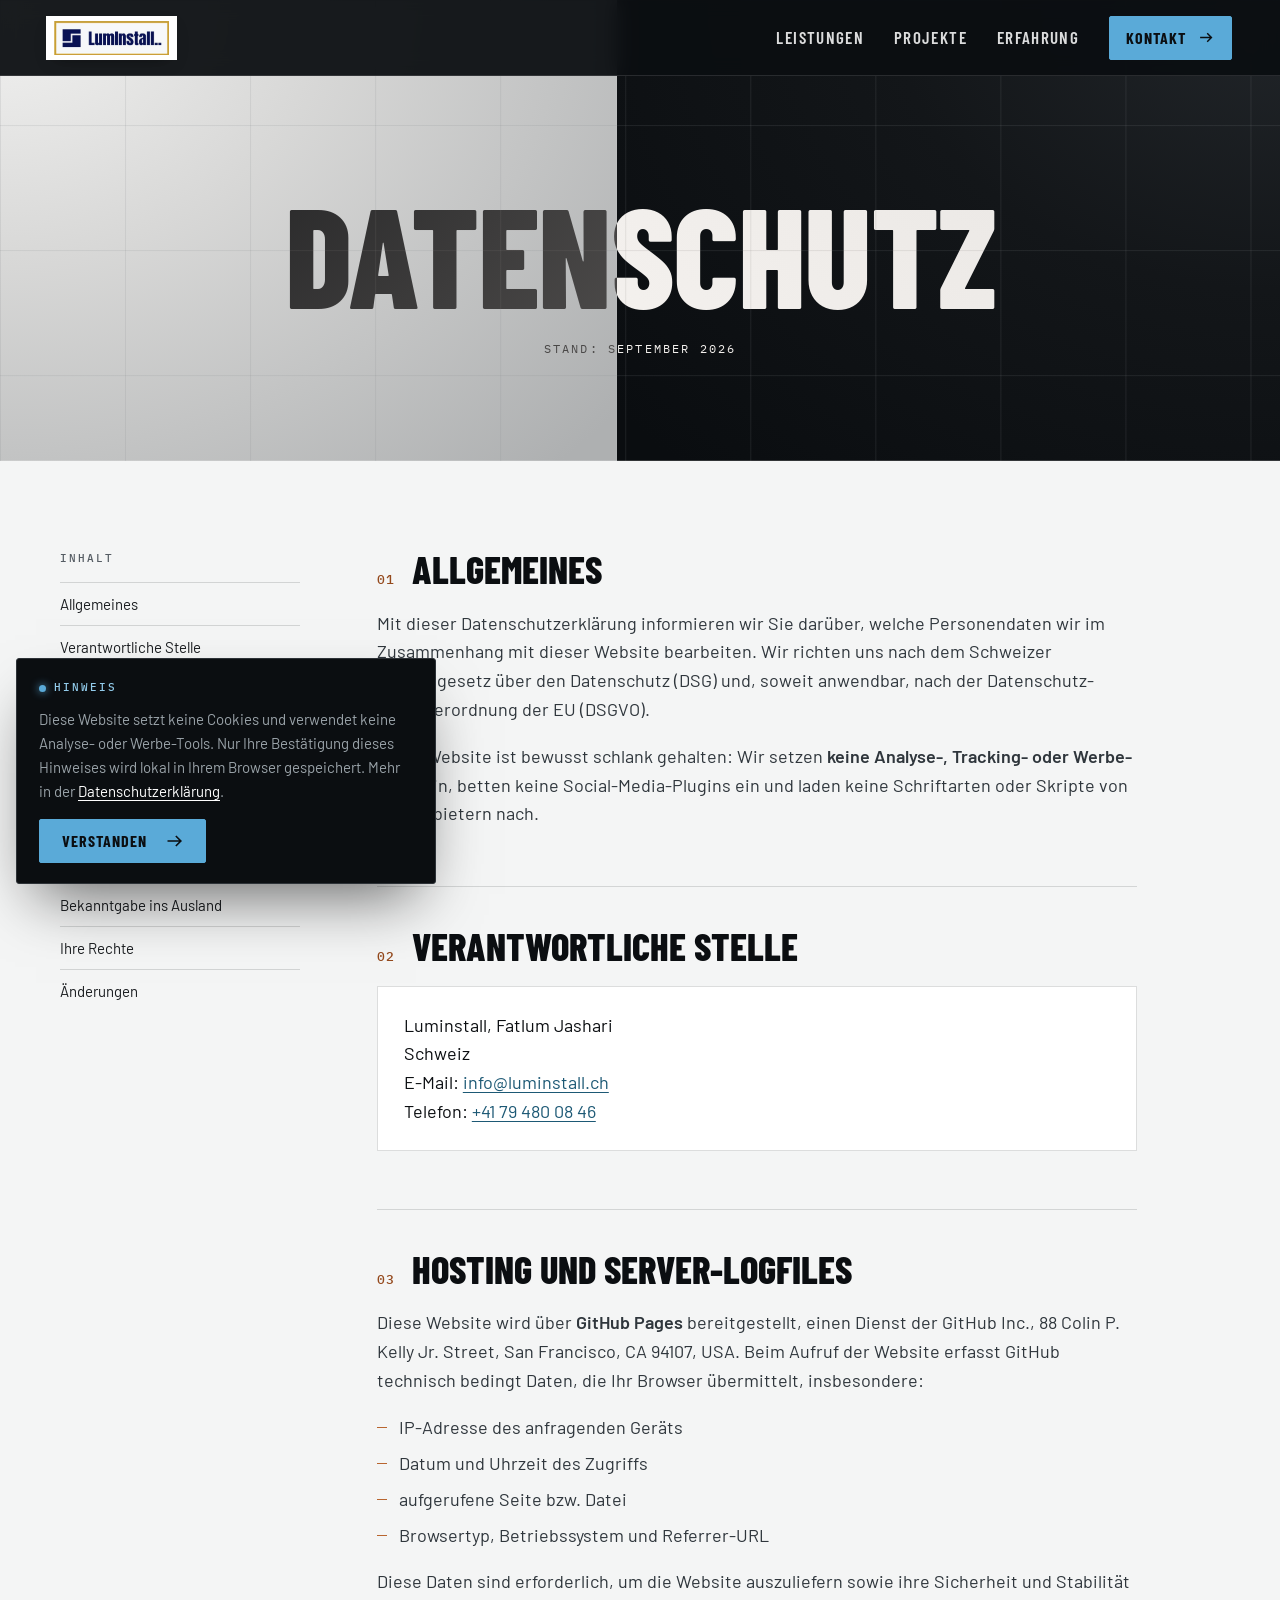
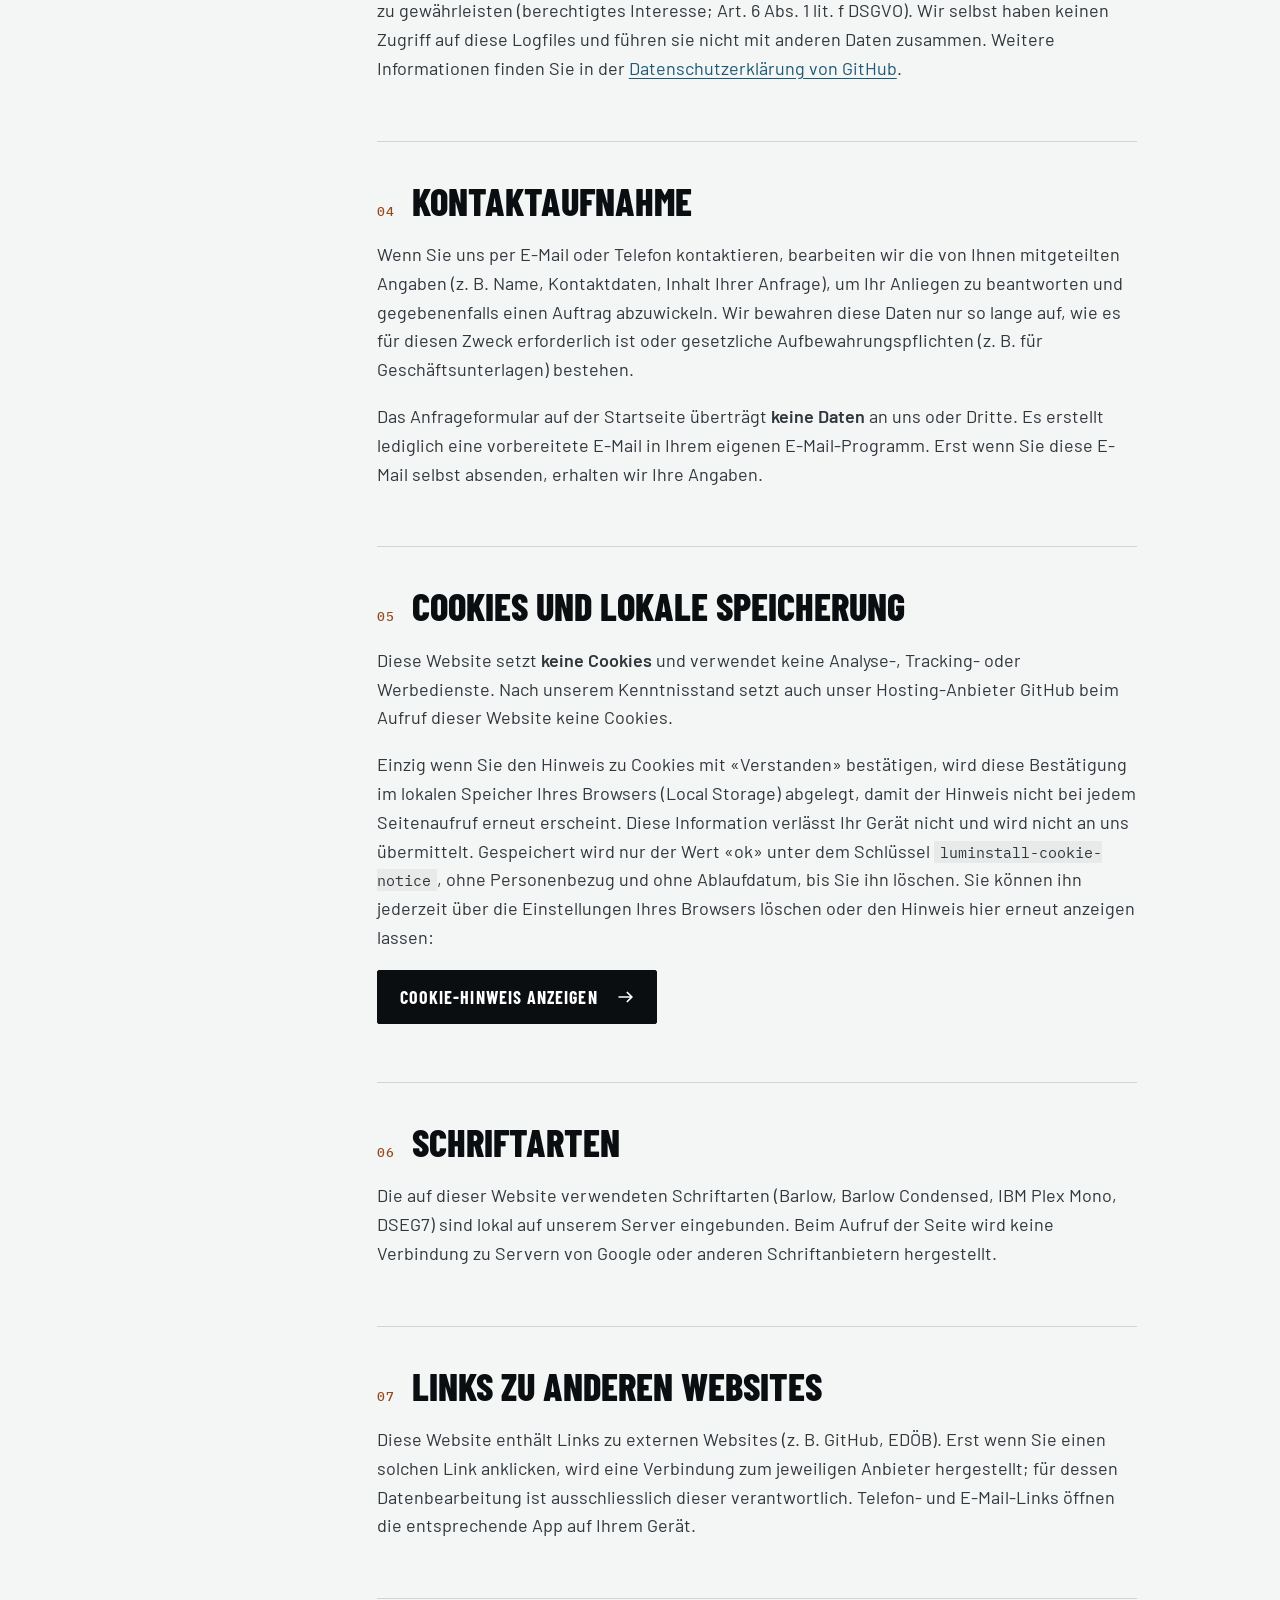
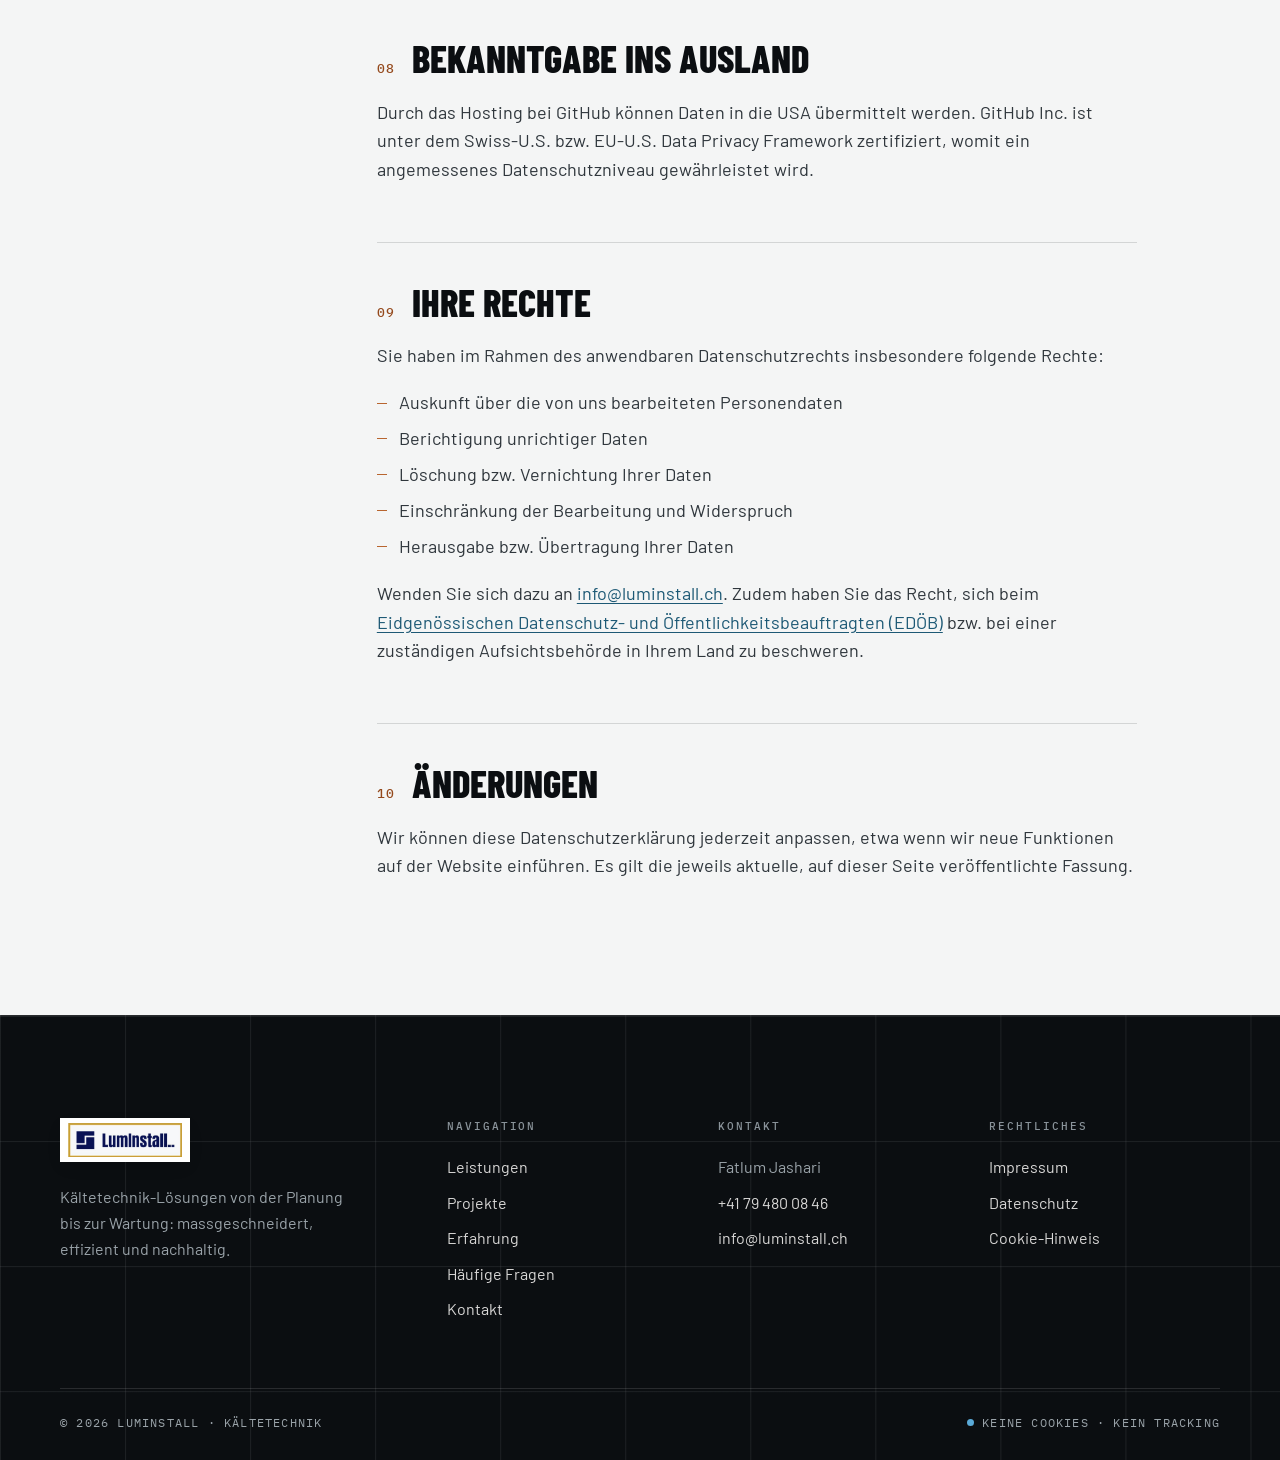
<file: datenschutz.html>
<!DOCTYPE html>
<html lang="de-CH" class="no-js">
<head>
  <meta charset="utf-8">
  <meta name="viewport" content="width=device-width, initial-scale=1">
  <title>Datenschutz | Luminstall</title>
  <meta name="description" content="Datenschutzerklärung und Cookie-Hinweise von Luminstall Kältetechnik.">
  <meta name="robots" content="index, follow">
  <link rel="canonical" href="https://www.luminstall.com/datenschutz.html">
  <meta property="og:type" content="website">
  <meta property="og:site_name" content="Luminstall">
  <meta property="og:locale" content="de_CH">
  <meta property="og:url" content="https://www.luminstall.com/datenschutz.html">
  <meta property="og:title" content="Datenschutz | Luminstall">
  <meta property="og:description" content="Datenschutzerklärung und Cookie-Hinweise von Luminstall Kältetechnik.">
  <meta property="og:image" content="https://www.luminstall.com/assets/og-image.jpg">
  <meta name="twitter:card" content="summary_large_image">
  <meta http-equiv="Content-Security-Policy" content="default-src 'self'; script-src 'self'; style-src 'self' 'unsafe-inline'; img-src 'self' data:; font-src 'self'; connect-src 'self'; manifest-src 'self'; form-action 'self' mailto:; base-uri 'self'; object-src 'none'; frame-src 'none'; upgrade-insecure-requests">
  <meta name="referrer" content="strict-origin-when-cross-origin">
  <link rel="icon" href="favicon.ico" sizes="any">
  <link rel="icon" href="assets/icons/icon-32.png" type="image/png" sizes="32x32">
  <link rel="apple-touch-icon" href="assets/icons/apple-touch-icon.png">
  <link rel="manifest" href="site.webmanifest">
  <meta name="theme-color" content="#0b0e11">
  <meta name="color-scheme" content="light">
  <link rel="preload" href="fonts/barlow-condensed-800.woff2" as="font" type="font/woff2" crossorigin>
  <link rel="stylesheet" href="css/main.css">
  <script type="application/ld+json">
  {"@context": "https://schema.org", "@type": "BreadcrumbList", "itemListElement": [{"@type": "ListItem", "position": 1, "name": "Startseite", "item": "https://www.luminstall.com/"}, {"@type": "ListItem", "position": 2, "name": "Datenschutz", "item": "https://www.luminstall.com/datenschutz.html"}]}
  </script>
</head>
<body>
  <a class="skip-link" href="#main">Zum Inhalt springen</a>

  <!-- Symbole, die mehrfach verwendet werden -->
  <svg width="0" height="0" style="position:absolute" aria-hidden="true" focusable="false">
    <symbol id="gauge-face" viewBox="0 0 64 64">
      <circle cx="32" cy="32" r="30" fill="#fff" stroke="#0b0e11" stroke-width="2.5"/>
      <path d="M11.85 52.15A28.5 28.5 0 0 1 8.94 15.25" fill="none" stroke="#b8652f" stroke-width="2.5"/>
      <path d="M55.06 15.25A28.5 28.5 0 0 1 52.15 52.15" fill="none" stroke="#5aaad8" stroke-width="2.5"/>
      <path d="M17.15 46.85L13.62 50.38M10.13 39.11L7.27 40.03M11.26 28.71L6.32 27.93M13.39 18.48L10.97 16.72M22.47 13.29L20.20 8.83M32.00 9.00L32.00 6.00M41.53 13.29L43.80 8.83M50.61 18.48L53.03 16.72M52.74 28.71L57.68 27.93M53.87 39.11L56.73 40.03M46.85 46.85L50.38 50.38" stroke="#0b0e11" stroke-width="1.4"/>
      <text x="32" y="48" text-anchor="middle" font-family="IBM Plex Mono, monospace" font-size="5" letter-spacing=".5" fill="#6d767c">BAR</text>
    </symbol>
    <symbol id="i-arrow" viewBox="0 0 24 24"><path d="M3 12h16M13 6l6 6-6 6" fill="none" stroke="currentColor" stroke-width="2"/></symbol>
    <symbol id="i-arrow-ne" viewBox="0 0 24 24"><path d="M6 18L18 6M8 6h10v10" fill="none" stroke="currentColor" stroke-width="2"/></symbol>
    <symbol id="i-phone" viewBox="0 0 24 24"><path d="M22 16.9v3a2 2 0 0 1-2.2 2 19.8 19.8 0 0 1-8.6-3.1 19.5 19.5 0 0 1-6-6A19.8 19.8 0 0 1 2.1 4.2 2 2 0 0 1 4.1 2h3a2 2 0 0 1 2 1.7c.1.9.4 1.8.7 2.7a2 2 0 0 1-.5 2.1L8 9.8a16 16 0 0 0 6 6l1.3-1.3a2 2 0 0 1 2.1-.4c.9.3 1.8.6 2.7.7a2 2 0 0 1 1.7 2z" fill="none" stroke="currentColor" stroke-width="1.8"/></symbol>
    <symbol id="i-flow" viewBox="0 0 22 10"><path d="M0 5h18M14 1l4 4-4 4" fill="none" stroke="currentColor" stroke-width="1.5"/></symbol>
    <symbol id="i-snow" viewBox="0 0 24 24"><path d="M12 2v20M3.3 7l17.4 10M3.3 17L20.7 7M9 3.5l3 2.5 3-2.5M9 20.5l3-2.5 3 2.5" fill="none" stroke="currentColor" stroke-width="2.2" stroke-linecap="round"/></symbol>
    <symbol id="i-fan" viewBox="0 0 24 24"><circle cx="12" cy="12" r="2.4" fill="currentColor"/><path d="M12 9.6C11 5.5 12.5 2 15.5 2.8c3 .8 1.4 5.6-3.5 6.8zM14.1 13.2c3.1 2.8 3.8 6.6.9 7.5-3 .9-4.2-4-.9-7.5zM9.9 13.2c-4 1.3-7.7 0-7.2-3 .5-3 5.4-1.9 7.2 3z" fill="currentColor"/></symbol>
    <symbol id="i-drop" viewBox="0 0 24 24"><path d="M12 2.5s6.5 7 6.5 11.5a6.5 6.5 0 0 1-13 0C5.5 9.5 12 2.5 12 2.5z" fill="currentColor"/></symbol>
    <symbol id="i-zoom" viewBox="0 0 24 24"><path d="M4 9V4h5M20 9V4h-5M4 15v5h5M20 15v5h-5" fill="none" stroke="currentColor" stroke-width="2"/></symbol>
  </svg>

  <header class="site-header solid">
    <div class="nav">
      <a href="index.html" class="brand" aria-label="Luminstall, zur Startseite">
        <img src="assets/logo.jpg" alt="Luminstall" width="690" height="205">
      </a>
      <button class="nav-toggle" type="button" aria-label="Menü öffnen" aria-expanded="false" aria-controls="nav-links">
        <span></span><span></span><span></span>
      </button>
      <nav aria-label="Hauptnavigation">
        <ul class="nav-links" id="nav-links">
          <li><a href="index.html#anwendungsbereich">Leistungen</a></li>
          <li><a href="index.html#projekte">Projekte</a></li>
          <li><a href="index.html#erfahrung">Erfahrung</a></li>
          <li class="nav-cta"><a href="index.html#kontakt" class="btn btn-ice">Kontakt <svg class="arrow" aria-hidden="true"><use href="#i-arrow"/></svg></a></li>
          <li class="nav-cta"><a href="tel:+41794800846" class="btn btn-line nav-phone"><svg aria-hidden="true"><use href="#i-phone"/></svg> +41 79 480 08 46</a></li>
        </ul>
      </nav>
    </div>
  </header>

  <main id="main">
    <section class="legal-hero">
      <h1>Datenschutz</h1>
      <p>Stand: September 2026</p>
    </section>

    <div class="legal">
      <div class="container legal-layout">
        <nav class="legal-toc" aria-label="Inhalt">
          <h2>Inhalt</h2>
          <ol>
            <li><a href="#allgemeines">Allgemeines</a></li>
            <li><a href="#verantwortlich">Verantwortliche Stelle</a></li>
            <li><a href="#hosting">Hosting und Server-Logfiles</a></li>
            <li><a href="#kontakt">Kontaktaufnahme</a></li>
            <li><a href="#cookies">Cookies und lokale Speicherung</a></li>
            <li><a href="#schriften">Schriftarten</a></li>
            <li><a href="#links">Links zu anderen Websites</a></li>
            <li><a href="#ausland">Bekanntgabe ins Ausland</a></li>
            <li><a href="#rechte">Ihre Rechte</a></li>
            <li><a href="#aenderungen">Änderungen</a></li>
          </ol>
        </nav>
        <div class="legal-body">
          <section id="allgemeines">
            <h2><span>01</span>Allgemeines</h2>
            <p>Mit dieser Datenschutzerklärung informieren wir Sie darüber, welche Personendaten wir im Zusammenhang mit dieser Website bearbeiten. Wir richten uns nach dem Schweizer Bundesgesetz über den Datenschutz (DSG) und, soweit anwendbar, nach der Datenschutz-Grundverordnung der EU (DSGVO).</p>
            <p>Diese Website ist bewusst schlank gehalten: Wir setzen <strong>keine Analyse-, Tracking- oder Werbe-Tools</strong> ein, betten keine Social-Media-Plugins ein und laden keine Schriftarten oder Skripte von Drittanbietern nach.</p>
          </section>
          <section id="verantwortlich">
            <h2><span>02</span>Verantwortliche Stelle</h2>
            <div class="legal-card">
              <address>
                Luminstall, Fatlum Jashari<br>
                Schweiz<br>
                E-Mail: <a href="mailto:info@luminstall.ch">info@luminstall.ch</a><br>
                Telefon: <a href="tel:+41794800846">+41 79 480 08 46</a>
              </address>
            </div>
          </section>
          <section id="hosting">
            <h2><span>03</span>Hosting und Server-Logfiles</h2>
            <p>Diese Website wird über <strong>GitHub Pages</strong> bereitgestellt, einen Dienst der GitHub Inc., 88 Colin P. Kelly Jr. Street, San Francisco, CA 94107, USA. Beim Aufruf der Website erfasst GitHub technisch bedingt Daten, die Ihr Browser übermittelt, insbesondere:</p>
            <ul>
              <li>IP-Adresse des anfragenden Geräts</li>
              <li>Datum und Uhrzeit des Zugriffs</li>
              <li>aufgerufene Seite bzw. Datei</li>
              <li>Browsertyp, Betriebssystem und Referrer-URL</li>
            </ul>
            <p>Diese Daten sind erforderlich, um die Website auszuliefern sowie ihre Sicherheit und Stabilität zu gewährleisten (berechtigtes Interesse; Art. 6 Abs. 1 lit. f DSGVO). Wir selbst haben keinen Zugriff auf diese Logfiles und führen sie nicht mit anderen Daten zusammen. Weitere Informationen finden Sie in der <a href="https://docs.github.com/de/site-policy/privacy-policies/github-general-privacy-statement" target="_blank" rel="noopener">Datenschutzerklärung von GitHub</a>.</p>
          </section>
          <section id="kontakt">
            <h2><span>04</span>Kontaktaufnahme</h2>
            <p>Wenn Sie uns per E-Mail oder Telefon kontaktieren, bearbeiten wir die von Ihnen mitgeteilten Angaben (z.&nbsp;B. Name, Kontaktdaten, Inhalt Ihrer Anfrage), um Ihr Anliegen zu beantworten und gegebenenfalls einen Auftrag abzuwickeln. Wir bewahren diese Daten nur so lange auf, wie es für diesen Zweck erforderlich ist oder gesetzliche Aufbewahrungspflichten (z.&nbsp;B. für Geschäftsunterlagen) bestehen.</p>
            <p>Das Anfrageformular auf der Startseite überträgt <strong>keine Daten</strong> an uns oder Dritte. Es erstellt lediglich eine vorbereitete E-Mail in Ihrem eigenen E-Mail-Programm. Erst wenn Sie diese E-Mail selbst absenden, erhalten wir Ihre Angaben.</p>
          </section>
          <section id="cookies">
            <h2><span>05</span>Cookies und lokale Speicherung</h2>
            <p>Diese Website setzt <strong>keine Cookies</strong> und verwendet keine Analyse-, Tracking- oder Werbedienste. Nach unserem Kenntnisstand setzt auch unser Hosting-Anbieter GitHub beim Aufruf dieser Website keine Cookies.</p>
            <p>Einzig wenn Sie den Hinweis zu Cookies mit «Verstanden» bestätigen, wird diese Bestätigung im lokalen Speicher Ihres Browsers (Local Storage) abgelegt, damit der Hinweis nicht bei jedem Seitenaufruf erneut erscheint. Diese Information verlässt Ihr Gerät nicht und wird nicht an uns übermittelt. Gespeichert wird nur der Wert «ok» unter dem Schlüssel <code>luminstall-cookie-notice</code>, ohne Personenbezug und ohne Ablaufdatum, bis Sie ihn löschen. Sie können ihn jederzeit über die Einstellungen Ihres Browsers löschen oder den Hinweis hier erneut anzeigen lassen:</p>
            <p><button type="button" class="btn btn-dark" data-cookie-settings>Cookie-Hinweis anzeigen <svg class="arrow" aria-hidden="true"><use href="#i-arrow"/></svg></button></p>
          </section>
          <section id="schriften">
            <h2><span>06</span>Schriftarten</h2>
            <p>Die auf dieser Website verwendeten Schriftarten (Barlow, Barlow Condensed, IBM Plex Mono, DSEG7) sind lokal auf unserem Server eingebunden. Beim Aufruf der Seite wird keine Verbindung zu Servern von Google oder anderen Schriftanbietern hergestellt.</p>
          </section>
          <section id="links">
            <h2><span>07</span>Links zu anderen Websites</h2>
            <p>Diese Website enthält Links zu externen Websites (z.&nbsp;B. GitHub, EDÖB). Erst wenn Sie einen solchen Link anklicken, wird eine Verbindung zum jeweiligen Anbieter hergestellt; für dessen Datenbearbeitung ist ausschliesslich dieser verantwortlich. Telefon- und E-Mail-Links öffnen die entsprechende App auf Ihrem Gerät.</p>
          </section>
          <section id="ausland">
            <h2><span>08</span>Bekanntgabe ins Ausland</h2>
            <p>Durch das Hosting bei GitHub können Daten in die USA übermittelt werden. GitHub Inc. ist unter dem Swiss-U.S. bzw. EU-U.S. Data Privacy Framework zertifiziert, womit ein angemessenes Datenschutzniveau gewährleistet wird.</p>
          </section>
          <section id="rechte">
            <h2><span>09</span>Ihre Rechte</h2>
            <p>Sie haben im Rahmen des anwendbaren Datenschutzrechts insbesondere folgende Rechte:</p>
            <ul>
              <li>Auskunft über die von uns bearbeiteten Personendaten</li>
              <li>Berichtigung unrichtiger Daten</li>
              <li>Löschung bzw. Vernichtung Ihrer Daten</li>
              <li>Einschränkung der Bearbeitung und Widerspruch</li>
              <li>Herausgabe bzw. Übertragung Ihrer Daten</li>
            </ul>
            <p>Wenden Sie sich dazu an <a href="mailto:info@luminstall.ch">info@luminstall.ch</a>. Zudem haben Sie das Recht, sich beim <a href="https://www.edoeb.admin.ch" target="_blank" rel="noopener">Eidgenössischen Datenschutz- und Öffentlichkeitsbeauftragten (EDÖB)</a> bzw. bei einer zuständigen Aufsichtsbehörde in Ihrem Land zu beschweren.</p>
          </section>
          <section id="aenderungen">
            <h2><span>10</span>Änderungen</h2>
            <p>Wir können diese Datenschutzerklärung jederzeit anpassen, etwa wenn wir neue Funktionen auf der Website einführen. Es gilt die jeweils aktuelle, auf dieser Seite veröffentlichte Fassung.</p>
          </section>
        </div>
      </div>
    </div>
  </main>

  <footer class="site-footer" aria-label="Fusszeile">
    <div class="container">
      <div class="footer-top">
        <div class="footer-brand">
          <a href="index.html" class="brand"><img src="assets/logo.jpg" alt="Luminstall" width="690" height="205" loading="lazy"></a>
          <p>Kältetechnik-Lösungen von der Planung bis zur Wartung: massgeschneidert, effizient und nachhaltig.</p>
        </div>
        <div>
          <h2 class="footer-title">Navigation</h2>
          <ul>
            <li><a href="index.html#anwendungsbereich">Leistungen</a></li>
            <li><a href="index.html#projekte">Projekte</a></li>
            <li><a href="index.html#erfahrung">Erfahrung</a></li>
            <li><a href="index.html#faq">Häufige Fragen</a></li>
            <li><a href="index.html#kontakt">Kontakt</a></li>
          </ul>
        </div>
        <div>
          <h2 class="footer-title">Kontakt</h2>
          <ul>
            <li>Fatlum Jashari</li>
            <li><a href="tel:+41794800846">+41 79 480 08 46</a></li>
            <li><a href="mailto:info@luminstall.ch">info@luminstall.ch</a></li>
          </ul>
        </div>
        <div>
          <h2 class="footer-title">Rechtliches</h2>
          <ul>
            <li><a href="impressum.html">Impressum</a></li>
            <li><a href="datenschutz.html" aria-current="page">Datenschutz</a></li>
            <li><button type="button" class="link-button" data-cookie-settings>Cookie-Hinweis</button></li>
          </ul>
        </div>
      </div>
      <div class="footer-bottom">
        <span>&copy; <span data-year>2026</span> Luminstall · Kältetechnik</span>
        <span class="ok">Keine Cookies · Kein Tracking</span>
      </div>
    </div>
  </footer>

  <!-- Cookie-Hinweis -->
  <div class="cookie-notice" id="cookie-notice" role="region" aria-label="Cookie-Hinweis">
    <h2 class="cookie-title">Hinweis</h2>
    <p>Diese Website setzt keine Cookies und verwendet keine Analyse- oder Werbe-Tools. Nur Ihre Bestätigung dieses Hinweises wird lokal in Ihrem Browser gespeichert. Mehr in der <a href="datenschutz.html#cookies">Datenschutzerklärung</a>.</p>
    <button type="button" class="btn btn-ice" data-accept>Verstanden <svg class="arrow" aria-hidden="true"><use href="#i-arrow"/></svg></button>
  </div>

  <script src="js/main.js" defer></script>
</body>
</html>
</file>
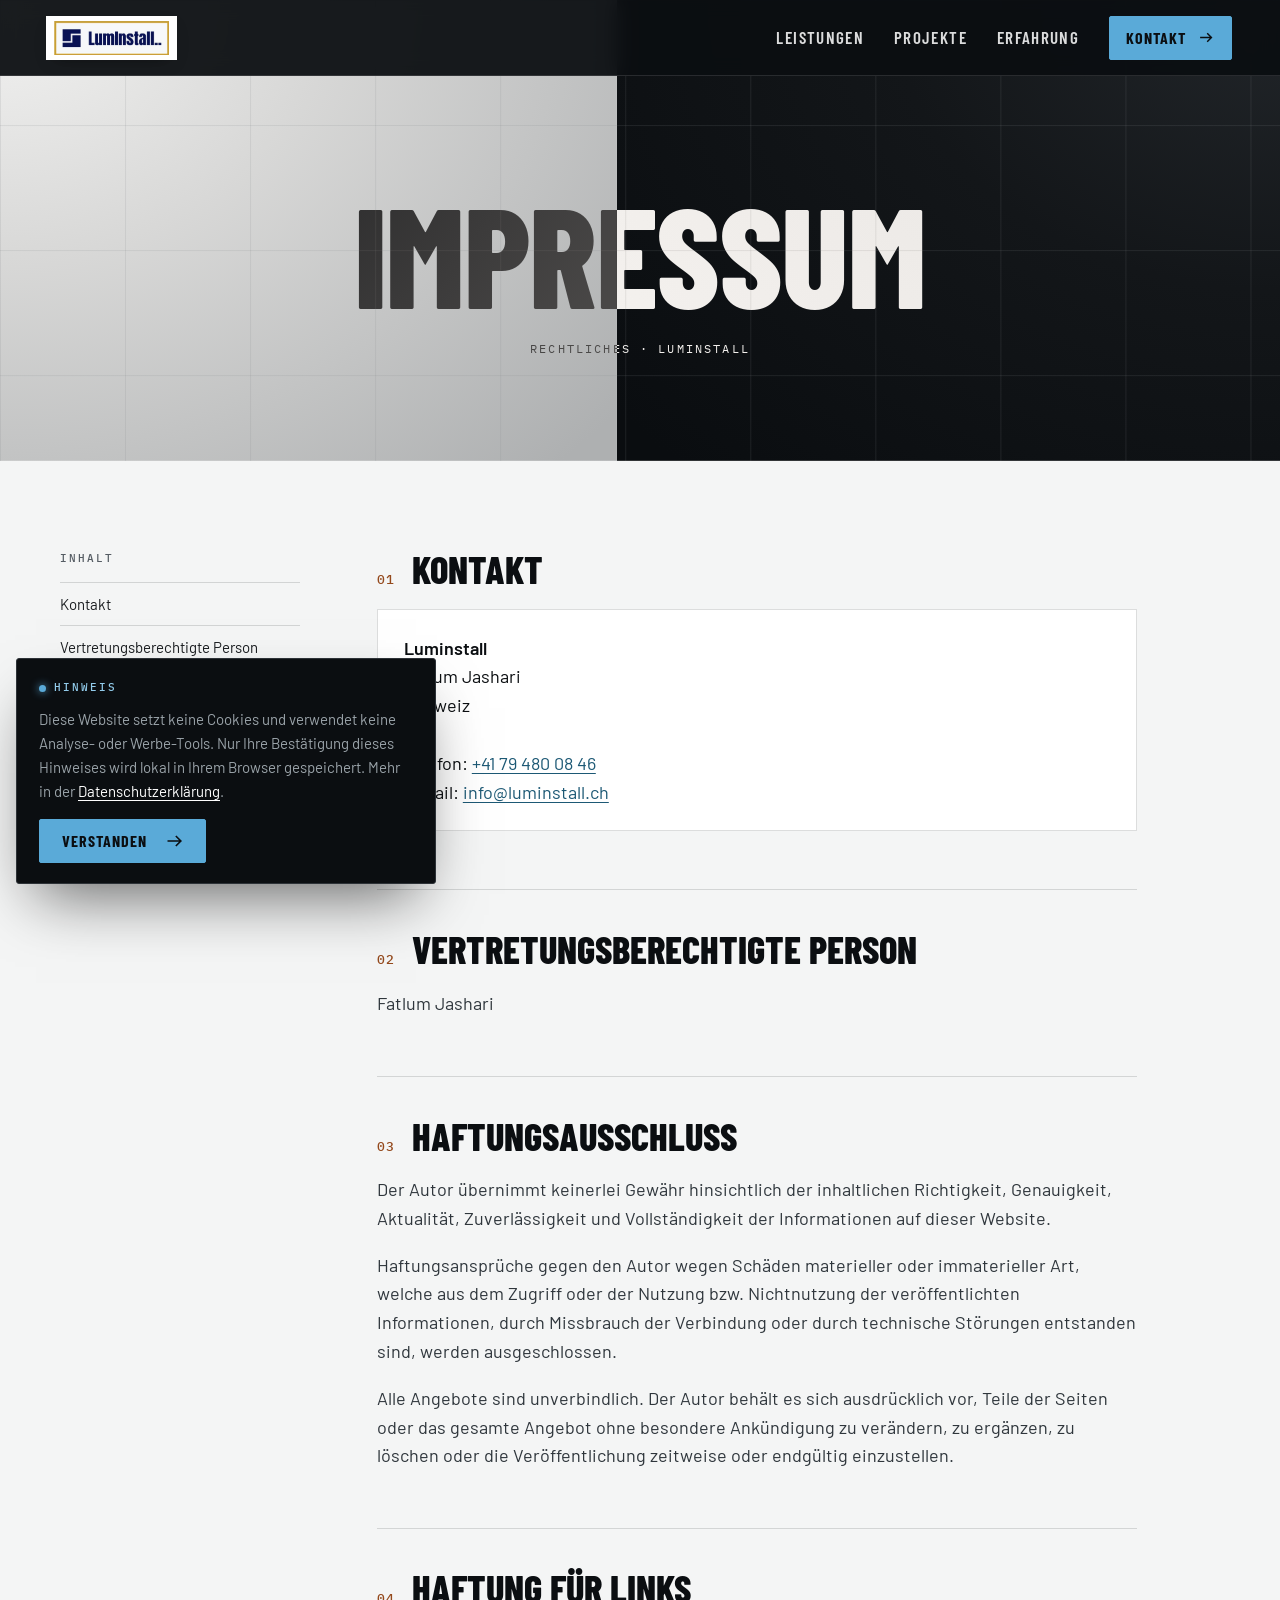
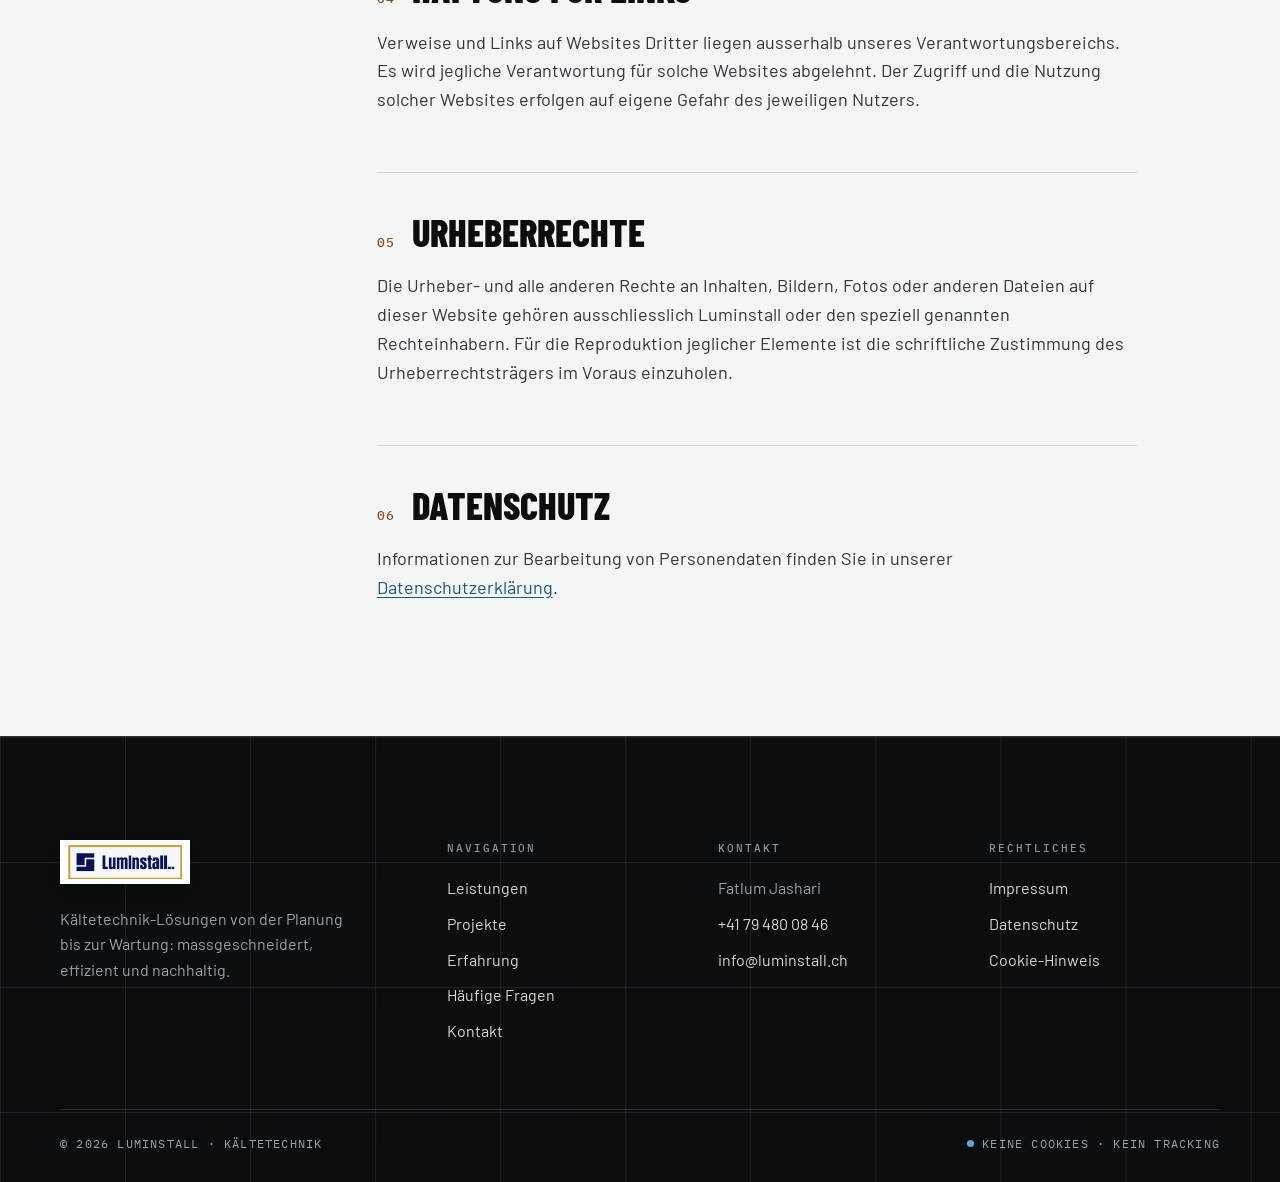
<file: impressum.html>
<!DOCTYPE html>
<html lang="de-CH" class="no-js">
<head>
  <meta charset="utf-8">
  <meta name="viewport" content="width=device-width, initial-scale=1">
  <title>Impressum | Luminstall</title>
  <meta name="description" content="Impressum von Luminstall Kältetechnik.">
  <meta name="robots" content="index, follow">
  <link rel="canonical" href="https://www.luminstall.com/impressum.html">
  <meta property="og:type" content="website">
  <meta property="og:site_name" content="Luminstall">
  <meta property="og:locale" content="de_CH">
  <meta property="og:url" content="https://www.luminstall.com/impressum.html">
  <meta property="og:title" content="Impressum | Luminstall">
  <meta property="og:description" content="Impressum von Luminstall Kältetechnik.">
  <meta property="og:image" content="https://www.luminstall.com/assets/og-image.jpg">
  <meta name="twitter:card" content="summary_large_image">
  <meta http-equiv="Content-Security-Policy" content="default-src 'self'; script-src 'self'; style-src 'self' 'unsafe-inline'; img-src 'self' data:; font-src 'self'; connect-src 'self'; manifest-src 'self'; form-action 'self' mailto:; base-uri 'self'; object-src 'none'; frame-src 'none'; upgrade-insecure-requests">
  <meta name="referrer" content="strict-origin-when-cross-origin">
  <link rel="icon" href="favicon.ico" sizes="any">
  <link rel="icon" href="assets/icons/icon-32.png" type="image/png" sizes="32x32">
  <link rel="apple-touch-icon" href="assets/icons/apple-touch-icon.png">
  <link rel="manifest" href="site.webmanifest">
  <meta name="theme-color" content="#0b0e11">
  <meta name="color-scheme" content="light">
  <link rel="preload" href="fonts/barlow-condensed-800.woff2" as="font" type="font/woff2" crossorigin>
  <link rel="stylesheet" href="css/main.css">
  <script type="application/ld+json">
  {"@context": "https://schema.org", "@type": "BreadcrumbList", "itemListElement": [{"@type": "ListItem", "position": 1, "name": "Startseite", "item": "https://www.luminstall.com/"}, {"@type": "ListItem", "position": 2, "name": "Impressum", "item": "https://www.luminstall.com/impressum.html"}]}
  </script>
</head>
<body>
  <a class="skip-link" href="#main">Zum Inhalt springen</a>

  <!-- Symbole, die mehrfach verwendet werden -->
  <svg width="0" height="0" style="position:absolute" aria-hidden="true" focusable="false">
    <symbol id="gauge-face" viewBox="0 0 64 64">
      <circle cx="32" cy="32" r="30" fill="#fff" stroke="#0b0e11" stroke-width="2.5"/>
      <path d="M11.85 52.15A28.5 28.5 0 0 1 8.94 15.25" fill="none" stroke="#b8652f" stroke-width="2.5"/>
      <path d="M55.06 15.25A28.5 28.5 0 0 1 52.15 52.15" fill="none" stroke="#5aaad8" stroke-width="2.5"/>
      <path d="M17.15 46.85L13.62 50.38M10.13 39.11L7.27 40.03M11.26 28.71L6.32 27.93M13.39 18.48L10.97 16.72M22.47 13.29L20.20 8.83M32.00 9.00L32.00 6.00M41.53 13.29L43.80 8.83M50.61 18.48L53.03 16.72M52.74 28.71L57.68 27.93M53.87 39.11L56.73 40.03M46.85 46.85L50.38 50.38" stroke="#0b0e11" stroke-width="1.4"/>
      <text x="32" y="48" text-anchor="middle" font-family="IBM Plex Mono, monospace" font-size="5" letter-spacing=".5" fill="#6d767c">BAR</text>
    </symbol>
    <symbol id="i-arrow" viewBox="0 0 24 24"><path d="M3 12h16M13 6l6 6-6 6" fill="none" stroke="currentColor" stroke-width="2"/></symbol>
    <symbol id="i-arrow-ne" viewBox="0 0 24 24"><path d="M6 18L18 6M8 6h10v10" fill="none" stroke="currentColor" stroke-width="2"/></symbol>
    <symbol id="i-phone" viewBox="0 0 24 24"><path d="M22 16.9v3a2 2 0 0 1-2.2 2 19.8 19.8 0 0 1-8.6-3.1 19.5 19.5 0 0 1-6-6A19.8 19.8 0 0 1 2.1 4.2 2 2 0 0 1 4.1 2h3a2 2 0 0 1 2 1.7c.1.9.4 1.8.7 2.7a2 2 0 0 1-.5 2.1L8 9.8a16 16 0 0 0 6 6l1.3-1.3a2 2 0 0 1 2.1-.4c.9.3 1.8.6 2.7.7a2 2 0 0 1 1.7 2z" fill="none" stroke="currentColor" stroke-width="1.8"/></symbol>
    <symbol id="i-flow" viewBox="0 0 22 10"><path d="M0 5h18M14 1l4 4-4 4" fill="none" stroke="currentColor" stroke-width="1.5"/></symbol>
    <symbol id="i-snow" viewBox="0 0 24 24"><path d="M12 2v20M3.3 7l17.4 10M3.3 17L20.7 7M9 3.5l3 2.5 3-2.5M9 20.5l3-2.5 3 2.5" fill="none" stroke="currentColor" stroke-width="2.2" stroke-linecap="round"/></symbol>
    <symbol id="i-fan" viewBox="0 0 24 24"><circle cx="12" cy="12" r="2.4" fill="currentColor"/><path d="M12 9.6C11 5.5 12.5 2 15.5 2.8c3 .8 1.4 5.6-3.5 6.8zM14.1 13.2c3.1 2.8 3.8 6.6.9 7.5-3 .9-4.2-4-.9-7.5zM9.9 13.2c-4 1.3-7.7 0-7.2-3 .5-3 5.4-1.9 7.2 3z" fill="currentColor"/></symbol>
    <symbol id="i-drop" viewBox="0 0 24 24"><path d="M12 2.5s6.5 7 6.5 11.5a6.5 6.5 0 0 1-13 0C5.5 9.5 12 2.5 12 2.5z" fill="currentColor"/></symbol>
    <symbol id="i-zoom" viewBox="0 0 24 24"><path d="M4 9V4h5M20 9V4h-5M4 15v5h5M20 15v5h-5" fill="none" stroke="currentColor" stroke-width="2"/></symbol>
  </svg>

  <header class="site-header solid">
    <div class="nav">
      <a href="index.html" class="brand" aria-label="Luminstall, zur Startseite">
        <img src="assets/logo.jpg" alt="Luminstall" width="690" height="205">
      </a>
      <button class="nav-toggle" type="button" aria-label="Menü öffnen" aria-expanded="false" aria-controls="nav-links">
        <span></span><span></span><span></span>
      </button>
      <nav aria-label="Hauptnavigation">
        <ul class="nav-links" id="nav-links">
          <li><a href="index.html#anwendungsbereich">Leistungen</a></li>
          <li><a href="index.html#projekte">Projekte</a></li>
          <li><a href="index.html#erfahrung">Erfahrung</a></li>
          <li class="nav-cta"><a href="index.html#kontakt" class="btn btn-ice">Kontakt <svg class="arrow" aria-hidden="true"><use href="#i-arrow"/></svg></a></li>
          <li class="nav-cta"><a href="tel:+41794800846" class="btn btn-line nav-phone"><svg aria-hidden="true"><use href="#i-phone"/></svg> +41 79 480 08 46</a></li>
        </ul>
      </nav>
    </div>
  </header>

  <main id="main">
    <section class="legal-hero">
      <h1>Impressum</h1>
      <p>Rechtliches · Luminstall</p>
    </section>

    <div class="legal">
      <div class="container legal-layout">
        <nav class="legal-toc" aria-label="Inhalt">
          <h2>Inhalt</h2>
          <ol>
            <li><a href="#kontakt">Kontakt</a></li>
            <li><a href="#vertretung">Vertretungsberechtigte Person</a></li>
            <li><a href="#haftung">Haftungsausschluss</a></li>
            <li><a href="#links">Haftung für Links</a></li>
            <li><a href="#urheberrechte">Urheberrechte</a></li>
            <li><a href="#datenschutz">Datenschutz</a></li>
          </ol>
        </nav>
        <div class="legal-body">
          <section id="kontakt">
            <h2><span>01</span>Kontakt</h2>
            <div class="legal-card">
              <address>
                <strong>Luminstall</strong><br>
                Fatlum Jashari<br>
                Schweiz<br>
                <br>
                Telefon: <a href="tel:+41794800846">+41 79 480 08 46</a><br>
                E-Mail: <a href="mailto:info@luminstall.ch">info@luminstall.ch</a>
              </address>
            </div>
          </section>
          <section id="vertretung">
            <h2><span>02</span>Vertretungsberechtigte Person</h2>
            <p>Fatlum Jashari</p>
          </section>
          <section id="haftung">
            <h2><span>03</span>Haftungsausschluss</h2>
            <p>Der Autor übernimmt keinerlei Gewähr hinsichtlich der inhaltlichen Richtigkeit, Genauigkeit, Aktualität, Zuverlässigkeit und Vollständigkeit der Informationen auf dieser Website.</p>
            <p>Haftungsansprüche gegen den Autor wegen Schäden materieller oder immaterieller Art, welche aus dem Zugriff oder der Nutzung bzw. Nichtnutzung der veröffentlichten Informationen, durch Missbrauch der Verbindung oder durch technische Störungen entstanden sind, werden ausgeschlossen.</p>
            <p>Alle Angebote sind unverbindlich. Der Autor behält es sich ausdrücklich vor, Teile der Seiten oder das gesamte Angebot ohne besondere Ankündigung zu verändern, zu ergänzen, zu löschen oder die Veröffentlichung zeitweise oder endgültig einzustellen.</p>
          </section>
          <section id="links">
            <h2><span>04</span>Haftung für Links</h2>
            <p>Verweise und Links auf Websites Dritter liegen ausserhalb unseres Verantwortungsbereichs. Es wird jegliche Verantwortung für solche Websites abgelehnt. Der Zugriff und die Nutzung solcher Websites erfolgen auf eigene Gefahr des jeweiligen Nutzers.</p>
          </section>
          <section id="urheberrechte">
            <h2><span>05</span>Urheberrechte</h2>
            <p>Die Urheber- und alle anderen Rechte an Inhalten, Bildern, Fotos oder anderen Dateien auf dieser Website gehören ausschliesslich Luminstall oder den speziell genannten Rechteinhabern. Für die Reproduktion jeglicher Elemente ist die schriftliche Zustimmung des Urheberrechtsträgers im Voraus einzuholen.</p>
          </section>
          <section id="datenschutz">
            <h2><span>06</span>Datenschutz</h2>
            <p>Informationen zur Bearbeitung von Personendaten finden Sie in unserer <a href="datenschutz.html">Datenschutzerklärung</a>.</p>
          </section>
        </div>
      </div>
    </div>
  </main>

  <footer class="site-footer" aria-label="Fusszeile">
    <div class="container">
      <div class="footer-top">
        <div class="footer-brand">
          <a href="index.html" class="brand"><img src="assets/logo.jpg" alt="Luminstall" width="690" height="205" loading="lazy"></a>
          <p>Kältetechnik-Lösungen von der Planung bis zur Wartung: massgeschneidert, effizient und nachhaltig.</p>
        </div>
        <div>
          <h2 class="footer-title">Navigation</h2>
          <ul>
            <li><a href="index.html#anwendungsbereich">Leistungen</a></li>
            <li><a href="index.html#projekte">Projekte</a></li>
            <li><a href="index.html#erfahrung">Erfahrung</a></li>
            <li><a href="index.html#faq">Häufige Fragen</a></li>
            <li><a href="index.html#kontakt">Kontakt</a></li>
          </ul>
        </div>
        <div>
          <h2 class="footer-title">Kontakt</h2>
          <ul>
            <li>Fatlum Jashari</li>
            <li><a href="tel:+41794800846">+41 79 480 08 46</a></li>
            <li><a href="mailto:info@luminstall.ch">info@luminstall.ch</a></li>
          </ul>
        </div>
        <div>
          <h2 class="footer-title">Rechtliches</h2>
          <ul>
            <li><a href="impressum.html" aria-current="page">Impressum</a></li>
            <li><a href="datenschutz.html">Datenschutz</a></li>
            <li><button type="button" class="link-button" data-cookie-settings>Cookie-Hinweis</button></li>
          </ul>
        </div>
      </div>
      <div class="footer-bottom">
        <span>&copy; <span data-year>2026</span> Luminstall · Kältetechnik</span>
        <span class="ok">Keine Cookies · Kein Tracking</span>
      </div>
    </div>
  </footer>

  <!-- Cookie-Hinweis -->
  <div class="cookie-notice" id="cookie-notice" role="region" aria-label="Cookie-Hinweis">
    <h2 class="cookie-title">Hinweis</h2>
    <p>Diese Website setzt keine Cookies und verwendet keine Analyse- oder Werbe-Tools. Nur Ihre Bestätigung dieses Hinweises wird lokal in Ihrem Browser gespeichert. Mehr in der <a href="datenschutz.html#cookies">Datenschutzerklärung</a>.</p>
    <button type="button" class="btn btn-ice" data-accept>Verstanden <svg class="arrow" aria-hidden="true"><use href="#i-arrow"/></svg></button>
  </div>

  <script src="js/main.js" defer></script>
</body>
</html>
</file>
<file: css/main.css>
/*!
 * Luminstall: Hauptstylesheet
 * Author: Jashari Besart
 *
 * Gestaltungsidee: Das Hero-Bild – eine vereiste Kälteanlage vor einer
 * hell/dunkel geteilten Wand – gibt die Richtung vor. Beton, Graphit,
 * Schnee und Eis; Kupfer als warmer Gegenpol (Kupferleitungen).
 */

/* ---------- Schriften (lokal gehostet) ---------- */
@font-face { font-family: 'Barlow Condensed'; src: url('../fonts/barlow-condensed-600.woff2') format('woff2'); font-weight: 600; font-display: swap; }
@font-face { font-family: 'Barlow Condensed'; src: url('../fonts/barlow-condensed-700.woff2') format('woff2'); font-weight: 700; font-display: swap; }
@font-face { font-family: 'Barlow Condensed'; src: url('../fonts/barlow-condensed-800.woff2') format('woff2'); font-weight: 800; font-display: swap; }
@font-face { font-family: 'Barlow'; src: url('../fonts/barlow-400.woff2') format('woff2'); font-weight: 400; font-display: swap; }
@font-face { font-family: 'Barlow'; src: url('../fonts/barlow-500.woff2') format('woff2'); font-weight: 500; font-display: swap; }
@font-face { font-family: 'Barlow'; src: url('../fonts/barlow-600.woff2') format('woff2'); font-weight: 600; font-display: swap; }
@font-face { font-family: 'IBM Plex Mono'; src: url('../fonts/plex-mono-400.woff2') format('woff2'); font-weight: 400; font-display: swap; }
@font-face { font-family: 'IBM Plex Mono'; src: url('../fonts/plex-mono-500.woff2') format('woff2'); font-weight: 500; font-display: swap; }
@font-face { font-family: 'DSEG7'; src: url('../fonts/dseg7-bold.woff2') format('woff2'); font-weight: 700; font-display: block; }

/* ---------- Design-Tokens (Farben aus dem Hero-Bild abgeleitet) ---------- */
:root {
  --snow: #f4f5f5;
  --concrete-100: #e8e9e9;
  --concrete-200: #d8d7d6;
  --concrete-300: #bdbebf;
  --concrete-400: #9c9e9f;
  --steel-500: #6d767c;
  --steel-600: #4c545b;
  --muted-light: #555c63;   /* 6.2:1 auf --snow */
  --muted-dark: #8a939a;    /* 6.1:1 auf --graphite-950 */
  --graphite-700: #2a2f34;
  --graphite-800: #1a1d20;
  --graphite-900: #121518;
  --graphite-950: #0b0e11;

  --ice-600: #1d5975;
  --ice-500: #2f7fae;
  --ice-400: #5aaad8;
  --ice-300: #92cbeb;
  --copper-600: #94491c;
  --copper-500: #b8652f;

  --text: var(--graphite-950);
  --text-muted: var(--steel-600);
  --text-inv: #eef0f1;
  --text-inv-muted: #9aa3a9;
  --line-light: rgba(11, 14, 17, .14);
  --line-dark: rgba(255, 255, 255, .12);

  --f-display: 'Barlow Condensed', 'Arial Narrow', sans-serif;
  --f-body: 'Barlow', system-ui, -apple-system, 'Segoe UI', sans-serif;
  --f-mono: 'IBM Plex Mono', ui-monospace, 'Consolas', monospace;
  --f-seg: 'DSEG7', var(--f-mono);

  --split: 48.2%;           /* Position der Wandteilung im Hero-Bild */
  --tile: clamp(96px, 9.77vw, 176px);
  --tiles: linear-gradient(to right, rgba(128, 132, 136, .16) 1px, transparent 1px) 0 0 / var(--tile) var(--tile),
           linear-gradient(to bottom, rgba(128, 132, 136, .16) 1px, transparent 1px) 0 0 / var(--tile) var(--tile);
  --wall-light: radial-gradient(130% 140% at 0% 0%, #f3f3f2 0%, #d8d8d7 40%, #aeb0b1 100%);
  --wall-dark: radial-gradient(130% 140% at 100% 0%, #22262a 0%, #131619 45%, #0a0d10 100%);
  --pipe: linear-gradient(to bottom, var(--copper-500), #a07a5e 30%, #5f93b3 62%, var(--ice-400));

  --container: 1240px;
  --gutter: clamp(16px, 4vw, 40px);
  --header-h: 76px;
  --ease: cubic-bezier(.2, .7, .2, 1);
}

/* ---------- Basis ---------- */
*, *::before, *::after { box-sizing: border-box; }
html { scroll-behavior: smooth; scroll-padding-top: calc(var(--header-h) + 8px); -webkit-text-size-adjust: 100%; }
body {
  margin: 0;
  font-family: var(--f-body);
  font-size: 18px;
  line-height: 1.6;
  color: var(--text);
  background: var(--snow);
  -webkit-font-smoothing: antialiased;
  overflow-x: hidden;
}
img { max-width: 100%; display: block; }
a { color: var(--ice-600); text-decoration: none; transition: color .2s; }
a:hover { color: var(--copper-600); }
h1, h2, h3, h4 { margin: 0; font-weight: 700; }
p { margin: 0 0 1em; }
ul, ol { margin: 0; padding: 0; list-style: none; }
button { font: inherit; color: inherit; }
:focus-visible { outline: 2px solid var(--ice-400); outline-offset: 3px; }
.on-light :focus-visible, .legal :focus-visible, .contact-form :focus-visible { outline-color: var(--ice-600); }
::selection { background: var(--ice-300); color: var(--graphite-950); }

.container { width: 100%; max-width: var(--container); margin: 0 auto; padding: 0 var(--gutter); }
.sr-only { position: absolute !important; width: 1px; height: 1px; padding: 0; margin: -1px; overflow: hidden; clip: rect(0 0 0 0); white-space: nowrap; border: 0; }
.skip-link { position: absolute; left: -9999px; top: 8px; z-index: 1000; background: var(--graphite-950); color: #fff; padding: 10px 16px; }
.skip-link:focus { left: 8px; color: #fff; }

/* Flächen */
.on-light { background: var(--snow); color: var(--text); }
.on-dark { background: var(--graphite-950); color: var(--text-inv); }
.with-tiles.on-light { background: var(--tiles), var(--snow); }
.with-tiles.on-dark { background: var(--tiles), var(--graphite-950); }
.section { padding: clamp(80px, 11vw, 160px) 0; position: relative; }

/* Label im Stil einer Rohrleitungs-Kennzeichnung */
.tag {
  display: inline-flex; align-items: stretch; height: 30px;
  font-family: var(--f-mono); font-weight: 500; font-size: 12px; line-height: 1;
  letter-spacing: .14em; text-transform: uppercase;
  border: 1px solid currentColor; margin-bottom: 28px;
}
.tag > * { display: inline-flex; align-items: center; padding: 0 12px; }
.tag b { font-weight: 500; background: currentColor; }
.tag b span { color: var(--snow); padding: 0; }
.on-dark .tag b span { color: var(--graphite-950); }
.tag svg { width: 22px; height: 10px; padding: 0; margin-right: 12px; flex: none; }
.on-light .tag { color: var(--graphite-950); }
.on-dark .tag { color: var(--concrete-300); }

/* Überschriften */
.display { font-family: var(--f-display); font-weight: 800; text-transform: uppercase; line-height: .92; letter-spacing: -.005em; }
.h2 { font-size: clamp(42px, 5.6vw, 84px); max-width: 16ch; }
.h2 .muted { color: var(--steel-500); }
.lead { font-size: clamp(18px, 1.6vw, 21px); color: var(--text-muted); max-width: 52ch; margin-top: 28px; }
.on-dark .lead { color: var(--text-inv-muted); }
.on-dark .lead a, .faq-a a { color: var(--ice-300); text-decoration: underline; text-underline-offset: 3px; }
.on-dark .lead a:hover, .faq-a a:hover { color: #fff; }
.section-head { display: grid; grid-template-columns: 1fr auto; align-items: end; gap: 32px; margin-bottom: clamp(56px, 7vw, 96px); }
.section-head .lead { margin-bottom: 0; }
.on-dark .section-index { color: var(--muted-dark); }
.section-index { font-family: var(--f-mono); font-size: 12px; letter-spacing: .14em; text-transform: uppercase; color: var(--muted-light); text-align: right; line-height: 1.8; }

/* Buttons */
.btn {
  --bg: var(--graphite-950); --fg: #fff; --bd: var(--graphite-950);
  position: relative; display: inline-flex; align-items: center; justify-content: space-between; gap: 18px;
  height: 54px; padding: 0 20px 0 22px; min-width: 210px;
  font-family: var(--f-display); font-weight: 700; font-size: 18px; letter-spacing: .06em; text-transform: uppercase;
  color: var(--fg); background: var(--bg); border: 1px solid var(--bd); border-radius: 2px;
  cursor: pointer; overflow: hidden; isolation: isolate; line-height: 1; white-space: nowrap;
  transition: color .3s var(--ease), border-color .3s var(--ease);
}
.btn::before {
  content: ''; position: absolute; inset: 0; z-index: -1; background: var(--hover-bg, var(--ice-400));
  transform: scaleX(0); transform-origin: left; transition: transform .45s var(--ease);
}
.btn:hover { color: var(--hover-fg, var(--graphite-950)); border-color: var(--hover-bg, var(--ice-400)); }
.btn:hover::before { transform: scaleX(1); }
.btn svg { width: 20px; height: 20px; flex: none; transition: transform .3s var(--ease); }
.btn:hover svg.arrow { transform: translateX(4px); }
.btn-ice { --bg: var(--ice-400); --fg: var(--graphite-950); --bd: var(--ice-400); --hover-bg: #fff; }
.btn-light { --bg: #fff; --fg: var(--graphite-950); --bd: #fff; --hover-bg: var(--ice-400); }
.btn-line { --bg: transparent; --fg: currentColor; --bd: currentColor; --hover-bg: #fff; --hover-fg: var(--graphite-950); }
.btn-dark { --hover-bg: var(--copper-500); --hover-fg: #fff; }

/* ---------- Header ---------- */
.site-header {
  position: fixed; inset: 0 0 auto 0; z-index: 100; height: var(--header-h);
  display: flex; align-items: center;
  transition: background .35s, border-color .35s;
  border-bottom: 1px solid transparent;
}
.site-header.scrolled, .site-header.solid {
  background: rgba(11, 14, 17, .94);
  -webkit-backdrop-filter: blur(10px); backdrop-filter: blur(10px);
  border-bottom-color: var(--line-dark);
}
.nav { display: flex; align-items: center; justify-content: space-between; gap: 24px; width: 100%; padding: 0 clamp(16px, 3.6vw, 56px); }
.brand { display: inline-flex; align-items: center; background: #fff; padding: 5px 8px; box-shadow: 0 6px 18px -8px rgba(0, 0, 0, .45); flex: none; }
.brand img { height: 34px; width: auto; }
.nav-links { display: flex; align-items: center; gap: 2px; }
.nav-links a:not(.btn) {
  position: relative; display: block; color: rgba(255, 255, 255, .86);
  font-family: var(--f-display); font-weight: 600; font-size: 17px; letter-spacing: .08em; text-transform: uppercase;
  padding: 10px 14px;
}
.nav-links a:not(.btn)::after {
  content: ''; position: absolute; left: 14px; right: 14px; bottom: 4px; height: 2px; background: var(--ice-400);
  transform: scaleX(0); transform-origin: left; transition: transform .35s var(--ease);
}
.nav-links a:not(.btn):hover { color: #fff; }
.nav-links a:not(.btn):hover::after, .nav-links a.active::after { transform: scaleX(1); }
.nav-links .btn { height: 44px; min-width: 0; margin-left: 14px; font-size: 16px; gap: 12px; padding: 0 16px; }
.nav-links .btn svg { width: 17px; height: 17px; }
.nav-toggle {
  display: none; width: 48px; height: 48px; border: 1px solid rgba(255, 255, 255, .3); border-radius: 2px;
  background: transparent; cursor: pointer; position: relative; z-index: 2; padding: 0;
}
.nav-toggle span { position: absolute; left: 13px; right: 13px; height: 2px; background: #fff; transition: transform .3s var(--ease), opacity .2s, top .3s var(--ease), background .3s; }
.nav-toggle span:nth-child(1) { top: 16px; }
.nav-toggle span:nth-child(2) { top: 22px; right: 19px; }
.nav-toggle span:nth-child(3) { top: 28px; }
.nav-open .nav-toggle span:nth-child(1) { top: 22px; transform: rotate(45deg); }
.nav-open .nav-toggle span:nth-child(2) { opacity: 0; }
.nav-open .nav-toggle span:nth-child(3) { top: 22px; transform: rotate(-45deg); }

/* ---------- Hero: das Bild als Plakat, unbeschnitten ---------- */
.hero {
  position: relative; container-type: inline-size;
  aspect-ratio: 1792 / 1024; width: 100%; overflow: hidden;
  background: var(--graphite-950); color: var(--text);
}
.hero-media, .hero-media img { position: absolute; inset: 0; width: 100%; height: 100%; }
.hero-media img { object-fit: cover; object-position: center; }
/* Kältenebel über dem Boden */
.hero-mist {
  position: absolute; left: -10%; right: -10%; bottom: 5%; height: 24%; pointer-events: none;
  background:
    radial-gradient(40% 60% at 30% 60%, rgba(236, 244, 250, .22), transparent 70%),
    radial-gradient(35% 55% at 70% 55%, rgba(146, 203, 235, .16), transparent 70%);
  filter: blur(18px); animation: mist 26s ease-in-out infinite alternate;
}
@keyframes mist { from { transform: translateX(-4%); opacity: .65; } to { transform: translateX(4%); opacity: 1; } }
.hero::after {
  content: ''; position: absolute; left: 0; right: 0; bottom: 0; height: 14%; pointer-events: none;
  background: linear-gradient(to bottom, rgba(11, 14, 17, 0), var(--graphite-950));
}

.hero-side { position: absolute; top: 12.2cqw; z-index: 2; }
.hero-side--light { left: 3.6cqw; color: var(--graphite-950); }
.hero-side--dark { right: 3.6cqw; color: #fff; text-align: right; display: flex; flex-direction: column; align-items: flex-end; }
.hero-word {
  font-family: var(--f-display); font-weight: 800; text-transform: uppercase;
  font-size: 5.6cqw; line-height: .9; letter-spacing: -.01em; margin: 0;
}
.hero-side--dark .hero-word { text-shadow: 0 2px 30px rgba(0, 0, 0, .5); }
.hero-kicker {
  font-family: var(--f-mono); font-weight: 500; font-size: max(11px, .8cqw); letter-spacing: .16em; text-transform: uppercase;
  margin: 0 0 1.3cqw; display: flex; align-items: center; gap: 10px;
}
.hero-side--light .hero-kicker { color: var(--graphite-800); }
.hero-side--dark .hero-kicker { color: var(--concrete-300); justify-content: flex-end; }
.hero-kicker::before { content: ''; width: 2.2cqw; height: 1px; background: currentColor; }
.hero-side--dark .hero-kicker::before { order: 2; }
.hero-actions { display: flex; flex-direction: column; align-items: flex-end; gap: 12px; margin-top: 2.8cqw; }
.hero-actions .btn { min-width: 15.5cqw; }
.hero-actions .btn-line { color: #fff; }

/* Scroll-Hinweis exakt auf der Teilungslinie */
.hero-scroll {
  position: absolute; left: var(--split); bottom: 2.2cqw; z-index: 3; transform: translateX(-50%);
  display: flex; flex-direction: column; align-items: center; gap: 10px;
  font-family: var(--f-mono); font-size: 11px; letter-spacing: .24em; text-transform: uppercase; color: #fff;
  mix-blend-mode: difference;
}
.hero-scroll i { display: block; width: 1px; height: 46px; background: rgba(255, 255, 255, .35); position: relative; overflow: hidden; }
.hero-scroll i::after { content: ''; position: absolute; left: 0; top: -40%; width: 1px; height: 40%; background: #fff; animation: drip 2.2s var(--ease) infinite; }
@keyframes drip { to { top: 100%; } }

/* ---------- Kühlstellenregler (Anzeige) ---------- */
.ctrl {
  --seg: var(--ice-400);
  display: inline-grid; grid-template-columns: auto auto; gap: 0 14px; align-items: start;
  background: linear-gradient(180deg, #181b1e, #0b0d0f); color: var(--seg);
  border: 1px solid #2d3237; border-radius: 3px; padding: 12px 14px 10px;
  box-shadow: 0 1px 0 rgba(255, 255, 255, .08) inset, 0 18px 40px -18px rgba(0, 0, 0, .8);
  font-family: var(--f-mono);
}
.ctrl-screen { position: relative; font-family: var(--f-seg); font-weight: 700; line-height: 1; font-size: 34px; text-align: right; white-space: nowrap; }
.ctrl-ghost { opacity: .09; }
.ctrl-value { position: absolute; right: 0; top: 0; text-shadow: 0 0 12px rgba(90, 170, 216, .55); }
.ctrl-unit { font-size: 13px; line-height: 1; }
.ctrl-bar { grid-column: 1 / -1; display: flex; align-items: center; justify-content: space-between; gap: 12px; margin-top: 10px; padding-top: 8px; border-top: 1px solid #262b30; }
.ctrl-label { font-size: 10px; letter-spacing: .16em; text-transform: uppercase; color: #7d868d; white-space: nowrap; }
.ctrl-leds { display: flex; gap: 8px; }
.ctrl-leds svg { width: 12px; height: 12px; color: #2b3136; }
.ctrl-leds .on { color: var(--seg); filter: drop-shadow(0 0 4px rgba(90, 170, 216, .8)); }
.ctrl-leds .blink { animation: blink 1.6s steps(1) infinite; }
@keyframes blink { 50% { opacity: .25; } }
/* Variante im Hero: skaliert mit dem Bild */
.hero .ctrl { margin-top: 2.6cqw; padding: .85cqw 1cqw .7cqw; gap: 0 .9cqw; }
.hero .ctrl-screen { font-size: 2.5cqw; }
.hero .ctrl-unit { font-size: max(10px, .9cqw); }
.hero .ctrl-bar { margin-top: .7cqw; padding-top: .55cqw; gap: 1cqw; }
.hero .ctrl-label { font-size: max(9px, .66cqw); }
.hero .ctrl-leds { gap: .55cqw; }
.hero .ctrl-leds svg { width: max(9px, .8cqw); height: max(9px, .8cqw); }

/* ---------- Intro ---------- */
.intro { padding: clamp(48px, 7vw, 110px) 0 clamp(80px, 10vw, 140px); }
.intro-grid { display: grid; grid-template-columns: minmax(0, 1fr) minmax(0, 2.6fr); gap: 48px; }
.intro-statement {
  font-weight: 500; font-size: clamp(26px, 3.3vw, 48px); line-height: 1.16; letter-spacing: -.01em;
  color: var(--concrete-200); max-width: 28ch; margin: 0;
}
.intro-statement em { font-style: normal; color: var(--ice-400); }
.intro-facts { display: grid; grid-template-columns: repeat(4, 1fr); margin-top: clamp(56px, 7vw, 96px); border-top: 1px solid var(--line-dark); }
.intro-facts li { padding: 28px 28px 0 0; }
.intro-facts li + li { padding-left: 28px; border-left: 1px solid var(--line-dark); }
.intro-facts span { font-family: var(--f-mono); font-size: 12px; letter-spacing: .14em; color: var(--muted-dark); }
.intro-facts b { display: block; font-family: var(--f-display); font-weight: 700; font-size: 28px; letter-spacing: .02em; text-transform: uppercase; color: #fff; margin: 12px 0 6px; line-height: 1; }
.intro-facts p { color: var(--text-inv-muted); font-size: 16px; margin: 0; }

/* ---------- Leistungen: der Kreislauf ---------- */
.cycle { position: relative; --p: 0; }
.cycle-pipe {
  position: absolute; top: 16px; bottom: 20px; left: 50%; width: 10px; transform: translateX(-50%);
  background: var(--concrete-100); border: 1px solid var(--concrete-300); border-radius: 6px;
}
.cycle-pipe i {
  position: absolute; inset: -1px; border-radius: 6px;
  background: repeating-linear-gradient(to bottom, rgba(255, 255, 255, .5) 0 5px, transparent 5px 26px) 0 0 / 100% 26px, var(--pipe);
  clip-path: inset(0 0 calc(100% - var(--p) * 100%) 0);
  animation: flow 1.1s linear infinite;
}
@keyframes flow { to { background-position: 0 26px, 0 0; } }
.cycle-cap { position: relative; z-index: 2; display: flex; justify-content: center; }
.cycle-cap span {
  font-family: var(--f-mono); font-weight: 500; font-size: 12px; letter-spacing: .16em; text-transform: uppercase;
  padding: 9px 14px; border: 1px solid var(--graphite-950); background: var(--snow); color: var(--graphite-950);
}
.cycle-cap--end span { background: var(--graphite-950); color: var(--ice-300); }
.cycle-steps { padding: clamp(56px, 7vw, 96px) 0; }
.cycle-step {
  position: relative; display: grid; grid-template-columns: minmax(0, 1fr) 140px minmax(0, 1fr); grid-template-areas: 'media node text';
  align-items: center;
}
.cycle-step:nth-child(even) { grid-template-areas: 'text node media'; }
.cycle-step + .cycle-step { margin-top: clamp(72px, 9vw, 130px); }
.cycle-media { grid-area: media; margin: 0; position: relative; }
.cycle-media::before { content: ''; position: absolute; inset: 14px 14px -14px -14px; border: 1px solid var(--concrete-300); }
.cycle-step:nth-child(even) .cycle-media::before { inset: 14px -14px -14px 14px; }
.cycle-media .frame { position: relative; overflow: hidden; background: var(--concrete-200); aspect-ratio: 4 / 3; }
.cycle-media img { width: 100%; height: 100%; object-fit: cover; transition: transform 1.2s var(--ease), filter .6s; filter: saturate(.85); }
.cycle-step:hover .cycle-media img { transform: scale(1.04); filter: saturate(1); }
.cycle-media figcaption {
  position: absolute; left: 0; bottom: 0; background: var(--graphite-950); color: var(--concrete-300);
  font-family: var(--f-mono); font-size: 11px; letter-spacing: .16em; text-transform: uppercase; padding: 8px 12px;
}
.cycle-node { grid-area: node; justify-self: center; position: relative; z-index: 2; }
.gauge { width: 76px; height: 76px; display: block; filter: drop-shadow(0 10px 16px rgba(11, 14, 17, .25)); }
.gauge .face { fill: #fff; stroke: var(--graphite-950); stroke-width: 2.5; }
.gauge .ticks { stroke: var(--graphite-950); stroke-width: 1.4; fill: none; }
.gauge .zone-cold { stroke: var(--ice-400); stroke-width: 2.5; fill: none; }
.gauge .zone-warm { stroke: var(--copper-500); stroke-width: 2.5; fill: none; }
.gauge .needle { stroke: var(--needle, var(--copper-500)); stroke-width: 2.2; stroke-linecap: round; transform-box: view-box; transform-origin: 32px 32px; transform: rotate(-135deg); transition: transform 1.5s cubic-bezier(.3, 1.5, .5, 1); }
.gauge .hub { fill: var(--graphite-950); }
.cycle-step.on .gauge .needle { transform: rotate(var(--angle, 0deg)); }
.cycle-text { grid-area: text; max-width: 470px; }
.cycle-step:nth-child(even) .cycle-text { justify-self: end; }
.cycle-meta { display: flex; align-items: center; gap: 12px; font-family: var(--f-mono); font-size: 12px; letter-spacing: .16em; text-transform: uppercase; color: var(--muted-light); margin-bottom: 18px; }
.cycle-meta b { font-weight: 500; color: var(--graphite-950); }
.cycle-meta::after { content: ''; width: 64px; height: 1px; background: var(--concrete-300); }
.cycle-text h3 { font-family: var(--f-display); font-weight: 800; text-transform: uppercase; font-size: clamp(34px, 3.4vw, 50px); line-height: .95; margin-bottom: 18px; }
.cycle-text p { color: var(--text-muted); margin: 0; }

/* ---------- Projekte ---------- */
.gallery { display: grid; grid-template-columns: repeat(5, 1fr); gap: clamp(12px, 1.6vw, 24px); align-items: start; }
.gallery li:nth-child(even) { margin-top: clamp(40px, 6vw, 96px); }
.shot { display: block; width: 100%; padding: 0; border: 0; background: none; cursor: zoom-in; text-align: left; color: inherit; }
.shot .frame { position: relative; display: block; overflow: hidden; aspect-ratio: 3 / 4; background: var(--graphite-800); }
.shot img { width: 100%; height: 100%; object-fit: cover; transition: transform 1s var(--ease), filter .6s; }
.shot .frame::after { content: ''; position: absolute; inset: 0; border: 1px solid rgba(255, 255, 255, .12); pointer-events: none; }
.shot .zoom {
  position: absolute; right: 10px; top: 10px; width: 36px; height: 36px; display: grid; place-items: center;
  background: rgba(11, 14, 17, .75); color: #fff; opacity: 0; transform: translateY(-6px); transition: opacity .3s, transform .3s var(--ease);
}
.shot .zoom svg { width: 18px; height: 18px; }
.shot:hover .zoom, .shot:focus-visible .zoom { opacity: 1; transform: none; }
@media (hover: hover) {
  .shot img { filter: grayscale(.6) contrast(1.05) brightness(.9); }
  .shot:hover img, .shot:focus-visible img { filter: none; transform: scale(1.05); }
}
.shot-cap { display: block; padding-top: 14px; }
.shot-cap small { display: block; font-family: var(--f-mono); font-size: 11px; letter-spacing: .16em; color: var(--muted-dark); margin-bottom: 6px; }
.shot-cap span { display: block; font-family: var(--f-display); font-weight: 600; font-size: 20px; letter-spacing: .03em; text-transform: uppercase; color: #fff; line-height: 1.1; }

/* Lightbox */
.lightbox {
  width: 100vw; height: 100vh; height: 100dvh; max-width: none; max-height: none; margin: 0; padding: 0; border: 0;
  background: rgba(8, 10, 12, .97); color: #fff;
}
.lightbox::backdrop { background: rgba(8, 10, 12, .8); }
.lightbox[open] { display: grid; grid-template-rows: auto minmax(0, 1fr) auto; animation: fade .25s ease; }
@keyframes fade { from { opacity: 0; } }
.lb-top { display: flex; align-items: center; justify-content: space-between; padding: 16px clamp(16px, 3vw, 32px); font-family: var(--f-mono); font-size: 12px; letter-spacing: .16em; color: var(--concrete-300); }
.lb-stage { position: relative; display: grid; place-items: center; min-height: 0; padding: 0 clamp(8px, 8vw, 110px); }
.lb-stage img { max-width: 100%; max-height: calc(100vh - 170px); max-height: calc(100dvh - 170px); width: auto; height: auto; object-fit: contain; }
.lb-cap { padding: 16px clamp(16px, 3vw, 32px) 24px; text-align: center; font-family: var(--f-display); font-weight: 600; font-size: 22px; letter-spacing: .04em; text-transform: uppercase; }
.lb-btn { width: 48px; height: 48px; display: grid; place-items: center; padding: 0; background: transparent; border: 1px solid rgba(255, 255, 255, .3); color: #fff; cursor: pointer; border-radius: 2px; transition: background .2s, color .2s; }
.lb-btn:hover { background: #fff; color: var(--graphite-950); }
.lb-btn svg { width: 20px; height: 20px; }
.lb-prev, .lb-next { position: absolute; top: 50%; transform: translateY(-50%); }
.lb-prev { left: clamp(8px, 2vw, 32px); }
.lb-next { right: clamp(8px, 2vw, 32px); }

/* ---------- Erfahrung ---------- */
.experience-grid { display: grid; grid-template-columns: minmax(0, 5fr) minmax(0, 7fr); gap: clamp(40px, 6vw, 96px); align-items: start; }
.experience-aside { position: sticky; top: calc(var(--header-h) + 40px); }
.panel {
  position: relative; margin-top: 48px; padding: 30px 26px 24px;
  background: linear-gradient(180deg, #2a2f34, #1c2024); border: 1px solid #0b0e11; border-radius: 3px;
  box-shadow: 0 30px 60px -30px rgba(11, 14, 17, .6), 0 1px 0 rgba(255, 255, 255, .08) inset;
}
.panel-screws i { position: absolute; width: 10px; height: 10px; border-radius: 50%; background: radial-gradient(circle at 35% 35%, #8b9197, #3b4146); }
.panel-screws i::after { content: ''; position: absolute; left: 2px; right: 2px; top: 4.5px; height: 1px; background: #1b1f22; transform: rotate(35deg); }
.panel-screws i:nth-child(1) { left: 9px; top: 9px; }
.panel-screws i:nth-child(2) { right: 9px; top: 9px; }
.panel-screws i:nth-child(3) { left: 9px; bottom: 9px; }
.panel-screws i:nth-child(4) { right: 9px; bottom: 9px; }
.panel-title { font-family: var(--f-mono); font-size: 11px; letter-spacing: .18em; text-transform: uppercase; color: #8d969d; margin-bottom: 16px; display: flex; justify-content: space-between; gap: 12px; }
.panel-title .led { display: inline-flex; align-items: center; gap: 8px; }
.panel-title .led::before { content: ''; width: 7px; height: 7px; border-radius: 50%; background: #5ad88a; box-shadow: 0 0 8px #5ad88a; }
.panel-displays { display: grid; grid-template-columns: repeat(3, minmax(0, 1fr)); gap: 10px; }
.panel .ctrl { display: grid; grid-template-columns: 1fr auto; gap: 0 6px; padding: 12px 12px 10px; }
.panel .ctrl-screen { font-size: clamp(24px, 2.4vw, 34px); }
.panel .ctrl-unit { font-size: 11px; }
.specs { border-top: 1px solid var(--line-light); }
.specs li { display: grid; grid-template-columns: 72px 1fr; gap: 8px; padding: 32px 0; border-bottom: 1px solid var(--line-light); }
.specs .no { font-family: var(--f-mono); font-size: 13px; letter-spacing: .12em; color: var(--copper-600); padding-top: 6px; transition: color .3s; }
.specs h3 { font-family: var(--f-display); font-weight: 700; font-size: clamp(26px, 2.4vw, 34px); text-transform: uppercase; line-height: 1; margin-bottom: 12px; }
.specs p { color: var(--text-muted); margin: 0; font-size: 17px; }
.specs li:hover .no { color: var(--ice-500); }

/* ---------- Häufige Fragen ---------- */
.faq-grid { display: grid; grid-template-columns: minmax(0, 4fr) minmax(0, 7fr); gap: clamp(40px, 6vw, 96px); align-items: start; }
.faq-head { position: sticky; top: calc(var(--header-h) + 40px); }
.faq-list { border-top: 1px solid var(--line-dark); }
.faq-item { border-bottom: 1px solid var(--line-dark); }
.faq-item summary {
  display: grid; grid-template-columns: 56px minmax(0, 1fr) 28px; align-items: baseline; gap: 8px;
  padding: 26px 0; cursor: pointer; list-style: none; color: #fff;
}
.faq-item summary::-webkit-details-marker { display: none; }
.faq-item summary h3 { font-family: var(--f-display); font-weight: 700; font-size: clamp(22px, 2.2vw, 30px); line-height: 1.05; text-transform: uppercase; letter-spacing: .01em; transition: color .2s; }
.faq-item summary:hover h3 { color: var(--ice-300); }
.faq-item .no { font-family: var(--f-mono); font-size: 13px; letter-spacing: .12em; color: var(--ice-400); }
.faq-icon { position: relative; width: 18px; height: 18px; justify-self: end; align-self: center; }
.faq-icon::before, .faq-icon::after { content: ''; position: absolute; left: 0; right: 0; top: 50%; height: 2px; margin-top: -1px; background: var(--ice-400); transition: transform .35s var(--ease); }
.faq-icon::after { transform: rotate(90deg); }
.faq-item[open] .faq-icon::after { transform: rotate(0deg); }
.faq-a { padding: 0 36px 28px 64px; }
.faq-a p { color: var(--text-inv-muted); margin: 0; max-width: 62ch; }
.faq-item[open] .faq-a { animation: rise .45s var(--ease); }

/* ---------- Kontakt: wieder die geteilte Wand ---------- */
.contact {
  position: relative; color: var(--text);
  background: var(--tiles), var(--wall-light) left / var(--split) 100% no-repeat, var(--wall-dark) right / calc(100% - var(--split)) 100% no-repeat;
  padding: clamp(96px, 12vw, 170px) 0 clamp(80px, 10vw, 140px);
}
.contact-head { text-align: center; margin-bottom: clamp(56px, 7vw, 100px); }
.contact-head .tag { color: #fff; background: var(--graphite-950); border-color: var(--graphite-950); }
.contact-head .tag b { background: var(--ice-400); }
.contact-head .tag b span { color: var(--graphite-950); }
.contact-title {
  font-family: var(--f-display); font-weight: 800; text-transform: uppercase; line-height: .9;
  font-size: clamp(44px, 8.2vw, 148px); letter-spacing: -.01em;
  color: #fff; mix-blend-mode: difference; margin: 0 auto; max-width: 14ch;
}
.contact-grid { display: grid; grid-template-columns: var(--split) 1fr; margin: 0 calc(-1 * var(--gutter)); }
.contact-grid > * { min-width: 0; }
.contact-form { padding: 0 clamp(24px, 5vw, 80px) 0 var(--gutter); }
.contact-direct { padding: 0 var(--gutter) 0 clamp(24px, 5vw, 80px); color: var(--text-inv); }
.contact h3 { font-family: var(--f-mono); font-weight: 500; font-size: 12px; letter-spacing: .16em; text-transform: uppercase; margin-bottom: 24px; }
.contact-form h3 { color: var(--graphite-800); }
.contact-direct h3 { color: var(--concrete-300); }

.field { margin-bottom: 18px; }
.field label, .field legend { display: block; font-family: var(--f-mono); font-size: 11px; letter-spacing: .14em; text-transform: uppercase; color: var(--graphite-800); margin-bottom: 8px; padding: 0; }
.field input, .field textarea {
  width: 100%; font: inherit; font-size: 17px; color: var(--graphite-950);
  background: rgba(255, 255, 255, .72); border: 1px solid rgba(11, 14, 17, .28); border-radius: 2px; padding: 14px 16px;
  transition: border-color .2s, background .2s, box-shadow .2s;
}
.field input:focus, .field textarea:focus { outline: none; border-color: var(--graphite-950); background: #fff; box-shadow: 0 0 0 3px rgba(90, 170, 216, .45); }
.field textarea { min-height: 130px; resize: vertical; }
.field-row { display: grid; grid-template-columns: 1fr 1fr; gap: 14px; }
fieldset.field { border: 0; margin: 0 0 18px; padding: 0; min-width: 0; }
.chips { display: flex; flex-wrap: wrap; gap: 8px; }
.chips input { position: absolute; opacity: 0; pointer-events: none; }
.chips label {
  margin: 0; cursor: pointer; font-family: var(--f-display); font-weight: 600; font-size: 16px; letter-spacing: .06em; text-transform: none;
  color: var(--graphite-950); border: 1px solid rgba(11, 14, 17, .3); padding: 9px 14px; border-radius: 2px; background: rgba(255, 255, 255, .5);
  transition: background .2s, color .2s, border-color .2s;
}
.chips label:hover { border-color: var(--graphite-950); }
.chips input:checked + label { background: var(--graphite-950); color: #fff; border-color: var(--graphite-950); }
.chips input:focus-visible + label { outline: 2px solid var(--ice-500); outline-offset: 2px; }
.form-actions { display: flex; flex-wrap: wrap; align-items: center; gap: 16px; margin-top: 8px; }
.form-note { font-size: 14px; color: var(--graphite-800); margin: 14px 0 0; max-width: 46ch; }

.direct-list { border-top: 1px solid var(--line-dark); }
.direct-item { display: flex; align-items: center; justify-content: space-between; gap: 18px; padding: 26px 0; border-bottom: 1px solid var(--line-dark); color: #fff; }
.direct-item small { display: block; font-family: var(--f-mono); font-size: 11px; letter-spacing: .16em; text-transform: uppercase; color: var(--text-inv-muted); margin-bottom: 8px; }
.direct-item strong { display: block; font-family: var(--f-display); font-weight: 700; font-size: clamp(28px, 3.2vw, 46px); line-height: 1; letter-spacing: .01em; overflow-wrap: anywhere; }
.direct-item svg { width: 28px; height: 28px; flex: none; color: var(--ice-400); transition: transform .3s var(--ease); }
.direct-item:hover { color: var(--ice-300); }
.direct-item:hover svg { transform: translate(4px, -4px); }
.person { display: flex; align-items: center; gap: 16px; margin-top: 36px; }
.person-mark {
  width: 56px; height: 56px; display: grid; place-items: center; flex: none;
  border: 1px solid var(--ice-400); color: var(--ice-300); font-family: var(--f-display); font-weight: 800; font-size: 22px; letter-spacing: .04em;
}
.person strong { display: block; font-family: var(--f-display); font-weight: 700; font-size: 22px; letter-spacing: .03em; text-transform: uppercase; color: #fff; line-height: 1.1; }
.person span { color: var(--text-inv-muted); font-size: 15px; }
.direct-note { margin-top: 32px; padding: 16px 18px; border-left: 2px solid var(--copper-500); background: rgba(255, 255, 255, .04); color: var(--text-inv-muted); font-size: 15px; }
.direct-note b { color: #fff; font-weight: 600; }

/* ---------- Footer ---------- */
.site-footer { background: var(--tiles), var(--graphite-950); color: var(--text-inv-muted); padding: clamp(64px, 8vw, 110px) 0 28px; font-size: 16px; border-top: 1px solid var(--line-dark); }
.footer-top { display: grid; grid-template-columns: 1.5fr 1fr 1fr 1fr; gap: 40px; padding-bottom: 56px; }
.footer-brand .brand { margin-bottom: 22px; }
.footer-brand p { max-width: 34ch; }
.site-footer .footer-title { font-family: var(--f-mono); font-weight: 500; font-size: 11px; letter-spacing: .18em; text-transform: uppercase; color: var(--muted-dark); margin-bottom: 18px; }
.site-footer li { margin-bottom: 10px; }
.site-footer a, .link-button { color: var(--concrete-200); }
.site-footer a:hover, .link-button:hover { color: var(--ice-300); }
.link-button { background: none; border: 0; padding: 0; font: inherit; cursor: pointer; text-align: left; }
.footer-bottom {
  display: flex; flex-wrap: wrap; justify-content: space-between; gap: 12px; padding-top: 24px; border-top: 1px solid var(--line-dark);
  font-family: var(--f-mono); font-size: 12px; letter-spacing: .1em; text-transform: uppercase;
}
.footer-bottom .ok { display: inline-flex; align-items: center; gap: 8px; }
.footer-bottom .ok::before { content: ''; width: 7px; height: 7px; border-radius: 50%; background: var(--ice-400); }

/* ---------- Cookie-Hinweis ---------- */
.cookie-notice {
  position: fixed; z-index: 200; left: 16px; bottom: 16px; max-width: 420px; width: calc(100% - 32px);
  background: var(--graphite-950); color: var(--text-inv); border: 1px solid #2d3237; border-radius: 3px;
  box-shadow: 0 30px 60px -20px rgba(0, 0, 0, .6);
  padding: 20px 22px; display: none; animation: rise .5s var(--ease);
}
.cookie-notice.show { display: block; }
.nav-open .cookie-notice { display: none; }
.cookie-notice .cookie-title { font-family: var(--f-mono); font-weight: 500; font-size: 11px; letter-spacing: .18em; text-transform: uppercase; color: var(--ice-300); margin-bottom: 10px; display: flex; align-items: center; gap: 8px; }
.cookie-notice .cookie-title::before { content: ''; width: 7px; height: 7px; border-radius: 50%; background: var(--ice-400); box-shadow: 0 0 8px var(--ice-400); }
.cookie-notice p { font-size: 15px; color: var(--text-inv-muted); margin-bottom: 16px; }
.cookie-notice a { color: #fff; text-decoration: underline; text-underline-offset: 3px; }
.cookie-notice .btn { height: 44px; min-width: 0; font-size: 16px; }
@keyframes rise { from { transform: translateY(24px); opacity: 0; } }

/* ---------- Rechtstexte ---------- */
.legal-hero {
  position: relative; padding: calc(var(--header-h) + clamp(64px, 9vw, 130px)) var(--gutter) clamp(64px, 8vw, 110px);
  background: var(--tiles), var(--wall-light) left / var(--split) 100% no-repeat, var(--wall-dark) right / calc(100% - var(--split)) 100% no-repeat;
  text-align: center; overflow: hidden;
}
.legal-hero h1 {
  font-family: var(--f-display); font-weight: 800; text-transform: uppercase; line-height: .88;
  font-size: clamp(52px, 11vw, 190px); letter-spacing: -.01em; color: #fff; mix-blend-mode: difference; overflow-wrap: anywhere;
}
.legal-hero p { font-family: var(--f-mono); font-size: 12px; letter-spacing: .18em; text-transform: uppercase; color: #fff; mix-blend-mode: difference; margin: 24px 0 0; }
.legal { padding: clamp(56px, 7vw, 96px) 0 clamp(40px, 6vw, 80px); }
.legal-layout { display: grid; grid-template-columns: 240px minmax(0, 1fr); gap: clamp(32px, 6vw, 96px); align-items: start; }
.legal-toc { position: sticky; top: calc(var(--header-h) + 32px); font-size: 15px; }
.legal-toc h2 { font-family: var(--f-mono); font-weight: 500; font-size: 11px; letter-spacing: .18em; text-transform: uppercase; color: var(--muted-light); margin-bottom: 14px; }
.legal-toc li { border-top: 1px solid var(--line-light); }
.legal-toc a { display: block; padding: 9px 0; color: var(--graphite-800); }
.legal-toc a:hover { color: var(--copper-600); }
.legal-body { max-width: 760px; }
.legal-body section { padding: 0 0 40px; margin-bottom: 40px; border-bottom: 1px solid var(--line-light); }
.legal-body section:last-of-type { border-bottom: 0; margin-bottom: 0; }
.legal-body h2 { font-family: var(--f-display); font-weight: 800; text-transform: uppercase; font-size: clamp(28px, 3vw, 40px); line-height: 1; margin-bottom: 20px; display: flex; gap: 16px; align-items: baseline; }
.legal-body h2 span { font-family: var(--f-mono); font-weight: 500; font-size: 13px; letter-spacing: .12em; color: var(--copper-600); }
.legal-body p, .legal-body li { color: #2f363c; }
.legal-body ul { margin-bottom: 1em; }
.legal-body ul li { position: relative; padding-left: 22px; margin-bottom: .4em; }
.legal-body ul li::before { content: ''; position: absolute; left: 0; top: .8em; width: 10px; height: 1px; background: var(--copper-500); }
.legal-body address { font-style: normal; margin-bottom: 1em; }
.legal-body a { text-decoration: underline; text-underline-offset: 3px; }
.legal-body code { font-family: var(--f-mono); font-size: .85em; background: var(--concrete-100); padding: 1px 6px; }
.legal-card { background: #fff; border: 1px solid var(--line-light); padding: 24px 26px; margin-bottom: 1em; }
.legal-card address, .legal-card p:last-child { margin-bottom: 0; }
.placeholder { background: #fff1c2; color: #6b4e00; padding: 1px 6px; font-size: .92em; }
.legal-note { font-family: var(--f-mono); font-size: 12px; letter-spacing: .06em; color: var(--muted-light); }

/* ---------- 404 ---------- */
.notfound {
  min-height: 100vh; min-height: 100svh; display: grid; place-items: center; text-align: center; padding: calc(var(--header-h) + 40px) var(--gutter) 60px;
  background: var(--tiles), var(--wall-light) left / var(--split) 100% no-repeat, var(--wall-dark) right / calc(100% - var(--split)) 100% no-repeat;
}
.notfound .code { font-family: var(--f-seg); font-weight: 700; font-size: clamp(90px, 20vw, 260px); line-height: 1; color: #fff; mix-blend-mode: difference; }
.notfound h1 { font-family: var(--f-display); font-weight: 800; text-transform: uppercase; font-size: clamp(32px, 5vw, 64px); line-height: .95; color: #fff; mix-blend-mode: difference; margin: 32px 0 14px; }
.notfound p { color: #fff; mix-blend-mode: difference; margin-bottom: 32px; }
.notfound .btn { margin-top: 8px; }

/* ---------- Einblend-Animation ---------- */
.reveal { opacity: 0; transform: translateY(28px); transition: opacity .9s var(--ease), transform .9s var(--ease); }
.reveal.in { opacity: 1; transform: none; }
.no-js .reveal { opacity: 1; transform: none; }
.d1 { transition-delay: .08s; }
.d2 { transition-delay: .16s; }
.d3 { transition-delay: .24s; }
.d4 { transition-delay: .32s; }

@media (prefers-reduced-motion: reduce) {
  html { scroll-behavior: auto; }
  *, *::before, *::after { animation: none !important; transition: none !important; }
  .reveal { opacity: 1; transform: none; }
}

@media (forced-colors: active) {
  .btn, .tag, .ctrl, .faq-item, .chips label { border: 1px solid CanvasText; }
  .hero-word, .contact-title, .legal-hero h1, .notfound .code, .notfound h1 { mix-blend-mode: normal; }
}

/* ---------- Responsive ---------- */
@media (max-width: 1360px) {
  .nav-links .nav-phone { display: none; }
}

@media (max-width: 1180px) {
  .footer-top { grid-template-columns: 1fr 1fr 1fr; }
  .footer-brand { grid-column: 1 / -1; }
  .gallery { grid-template-columns: repeat(3, 1fr); }
  .gallery li:nth-child(even) { margin-top: 0; }
  .gallery li:nth-child(3n+2) { margin-top: clamp(40px, 6vw, 80px); }
  .intro-facts { grid-template-columns: repeat(2, 1fr); }
  .intro-facts li:nth-child(3) { padding-left: 0; border-left: 0; }
  .intro-facts li:nth-child(n+3) { border-top: 1px solid var(--line-dark); margin-top: 28px; }
}

@media (max-width: 1100px) {
  .hero-actions { gap: 8px; }
  .hero-actions .btn { height: 44px; font-size: 15px; min-width: 0; gap: 12px; padding: 0 14px; }
  .hero-actions .btn svg { width: 16px; height: 16px; }
}

@media (max-width: 960px) {
  :root { --header-h: 68px; }
  body { font-size: 17px; }
  .nav-toggle { display: block; }
  .nav-links {
    position: fixed; inset: 0; z-index: 1; flex-direction: column; align-items: stretch; justify-content: center; gap: 0;
    background: var(--tiles), var(--graphite-950); padding: 96px var(--gutter) 32px;
    opacity: 0; visibility: hidden; transition: opacity .35s var(--ease), visibility .35s;
  }
  .nav-open .nav-links { opacity: 1; visibility: visible; }
  .nav-links li { border-bottom: 1px solid var(--line-dark); }
  .nav-links li.nav-cta { border: 0; }
  .nav-links a:not(.btn) { font-weight: 800; font-size: clamp(40px, 11vw, 64px); letter-spacing: 0; padding: 8px 0; color: #fff; }
  .nav-links a:not(.btn)::after { display: none; }
  .nav-links .btn, .nav-links .nav-phone { display: flex; margin: 24px 0 0; height: 54px; font-size: 18px; width: 100%; }
  .nav-links li.nav-cta + li.nav-cta .btn { margin-top: 10px; }
  .nav-open .nav-links li { animation: rise .5s var(--ease) both; }
  .nav-open .nav-links li:nth-child(2) { animation-delay: .04s; }
  .nav-open .nav-links li:nth-child(3) { animation-delay: .08s; }
  .nav-open .nav-links li:nth-child(4) { animation-delay: .12s; }
  .nav-open .nav-links li:nth-child(5) { animation-delay: .16s; }
  .nav-open .nav-links li:nth-child(6) { animation-delay: .2s; }
  body.nav-open { overflow: hidden; }
  .nav-open .site-header { background: transparent; border-color: transparent; -webkit-backdrop-filter: none; backdrop-filter: none; }
  .brand { position: relative; z-index: 2; }
  .brand img { height: 30px; }
  .site-header:not(.scrolled):not(.solid) .nav-toggle { border-color: rgba(11, 14, 17, .35); }
  .site-header:not(.scrolled):not(.solid) .nav-toggle span { background: var(--graphite-950); }
  .nav-open .site-header .nav-toggle { border-color: rgba(255, 255, 255, .3) !important; }
  .nav-open .site-header .nav-toggle span { background: #fff !important; }

  /* Hero wird gestapelt: helle Wand – Anlage – dunkle Wand */
  .hero { aspect-ratio: auto; container-type: normal; display: flex; flex-direction: column; }
  .hero::after { display: none; }
  .hero-side { position: static; }
  .hero-side--light {
    order: 1; padding: calc(var(--header-h) + 40px) var(--gutter) 28px;
    background: var(--tiles), var(--wall-light);
    display: flex; flex-wrap: wrap; align-items: flex-end; justify-content: space-between; gap: 20px 16px;
  }
  .hero-media { order: 2; position: relative; height: min(100vw, 560px); background: linear-gradient(to bottom, #aeb0b1 0 50%, var(--graphite-950) 50%); }
  .hero-media img { object-position: 50% 58%; -webkit-mask-image: linear-gradient(to bottom, transparent, #000 16%, #000 80%, transparent); mask-image: linear-gradient(to bottom, transparent, #000 16%, #000 80%, transparent); }
  .hero-mist { display: none; }
  .hero-side--dark { order: 3; padding: 0 var(--gutter) 64px; align-items: stretch; }
  .hero-word { font-size: clamp(58px, 17.5vw, 128px); }
  .hero-kicker { font-size: 11px; margin-bottom: 14px; width: 100%; }
  .hero-kicker::before { width: 24px; }
  .hero-side--dark .hero-kicker { justify-content: flex-end; }
  .hero-actions { flex-direction: column; align-items: stretch; margin-top: 32px; }
  .hero-actions .btn { height: 54px; font-size: 18px; padding: 0 20px 0 22px; }
  .hero .ctrl { margin-top: 0; padding: 10px 12px 8px; gap: 0 8px; }
  .hero .ctrl-screen { font-size: clamp(24px, 7vw, 34px); }
  .hero .ctrl-unit { font-size: 12px; }
  .hero .ctrl-bar { margin-top: 8px; padding-top: 6px; gap: 10px; }
  .hero .ctrl-label { font-size: 9px; }
  .hero .ctrl-leds { gap: 6px; }
  .hero .ctrl-leds svg { width: 10px; height: 10px; }
  .hero-scroll { display: none; }

  .intro-grid { grid-template-columns: 1fr; gap: 8px; }
  .section-head { grid-template-columns: 1fr; }
  .section-index { text-align: left; }

  /* Kreislauf: Leitung links */
  .cycle-pipe { left: 28px; }
  .cycle-cap { justify-content: flex-start; }
  .cycle-step, .cycle-step:nth-child(even) {
    grid-template-columns: 56px minmax(0, 1fr); grid-template-areas: 'node media' 'node text'; column-gap: 22px; align-items: start;
  }
  .cycle-node { align-self: start; margin-top: -4px; }
  .gauge { width: 56px; height: 56px; }
  .cycle-media::before, .cycle-step:nth-child(even) .cycle-media::before { inset: 10px -10px -10px 10px; }
  .cycle-text, .cycle-step:nth-child(even) .cycle-text { justify-self: start; margin-top: 36px; max-width: none; }

  .experience-grid { grid-template-columns: 1fr; }
  .experience-aside { position: static; }
  .faq-grid { grid-template-columns: 1fr; }
  .faq-head { position: static; }

  .contact { background: var(--graphite-950); padding: 0 0 72px; }
  .contact-head, .contact-form { background: var(--tiles), #d5d6d6; }
  .contact-head { margin: 0 calc(-1 * var(--gutter)); padding: 96px var(--gutter) 48px; }
  .contact-title { color: var(--graphite-950); mix-blend-mode: normal; }
  .contact-grid { grid-template-columns: 1fr; }
  .contact-form { padding: 0 var(--gutter) 64px; }
  .contact-direct { padding: 64px var(--gutter) 0; }

  .legal-layout { grid-template-columns: 1fr; }
  .legal-toc { position: static; }
}

@media (max-width: 640px) {
  .gallery { display: flex; overflow-x: auto; scroll-snap-type: x mandatory; gap: 14px; margin: 0 calc(-1 * var(--gutter)); padding: 0 var(--gutter) 8px; scrollbar-width: none; }
  .gallery::-webkit-scrollbar { display: none; }
  .gallery li { flex: 0 0 74%; scroll-snap-align: start; margin-top: 0 !important; }
  .intro-facts { grid-template-columns: 1fr; }
  .intro-facts li, .intro-facts li + li { padding: 24px 0 0; border-left: 0; margin-top: 0; }
  .intro-facts li + li { border-top: 1px solid var(--line-dark); margin-top: 24px; }
  .panel { padding: 26px 14px 16px; }
  .panel-displays { gap: 6px; }
  .panel .ctrl { padding: 10px 8px 8px; }
  .panel .ctrl-screen { font-size: 22px; }
  .panel .ctrl-leds { display: none; }
  .panel .ctrl-label { font-size: 9px; letter-spacing: .1em; }
  .specs li { grid-template-columns: 44px 1fr; padding: 26px 0; }
  .faq-item summary { grid-template-columns: 40px minmax(0, 1fr) 22px; }
  .faq-a { padding: 0 0 24px 48px; }
  .field-row { grid-template-columns: 1fr; gap: 0; }
  .footer-top { grid-template-columns: 1fr 1fr; }
  .btn { min-width: 0; }
  .lb-stage { padding: 0 8px 76px; }
  .lb-prev, .lb-next { top: auto; bottom: 12px; transform: none; }
  .lb-prev { left: calc(50% - 56px); }
  .lb-next { right: calc(50% - 56px); }
}
</file>
